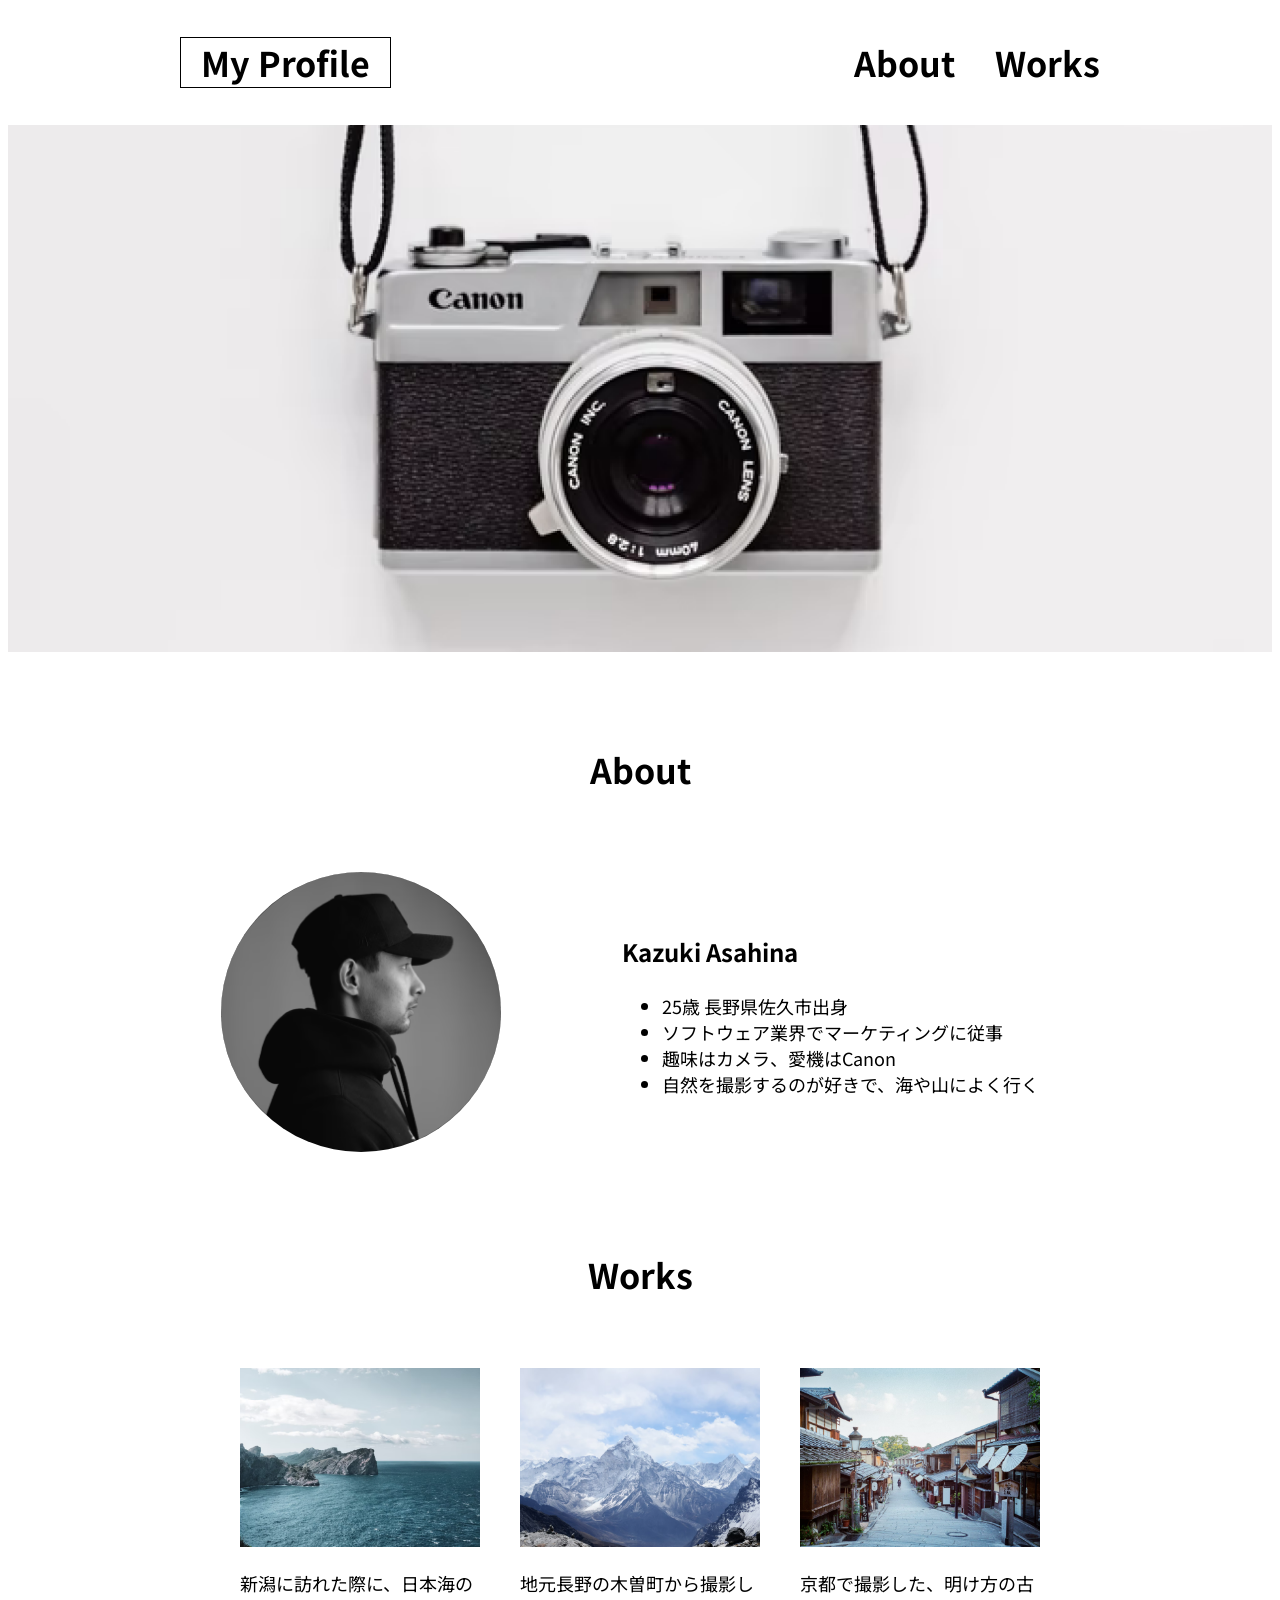
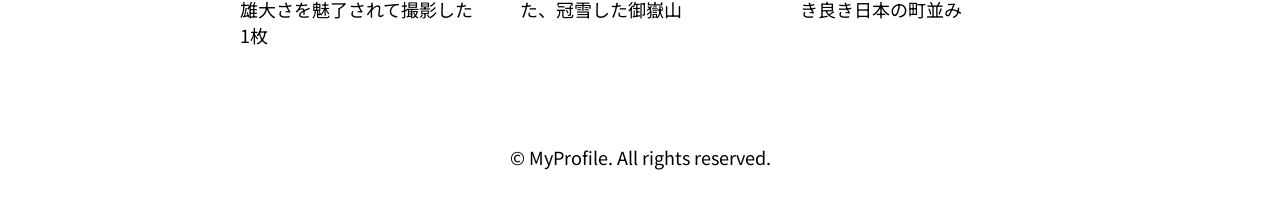
<file: kadai_001/index.html>
<!DOCTYPE html>
<html>
  <head>
    <meta charset="UTF-8">
    <meta name="viewport" content="width=device-width, initial-scale=1.0">
    <meta name="description" content="Kazuki Asahinaの自己紹介と趣味のカメラで撮影した写真を掲載しているサイトです。">
    <title>MyProfile</title>
    <link rel="stylesheet" href="css/style.css">
    <link rel="preconnect" href="https://fonts.googleapis.com">
    <link rel="preconnect" href="https://fonts.gstatic.com" crossorigin>
    <link href="https://fonts.googleapis.com/css2?family=Noto+Sans+JP&display=swap" rel="stylesheet">
  </head>

  <body>
    <header>
      <div class="header">
        <h1>
          <a href="index.html" class="home">My Profile</a>
        </h1>
        
        <nav>
          <ul class="menu">
            <li><a href="#about">About</a></li>
            <li><a href="#works">Works</a></li>
          </ul>
        </nav>
      </div>
    </header>
    
    <main>
      <article>

        <div>
          <img src="image/main.png" alt="CanonのCamera" class="mainpic">
        </div>

        <section class="about">
          <h2 id="about">About</h2>
          <div class="about2">
            <img src="image/about.png" alt="Kazuki Asahina" class="circle">
            <div class="content">
              <p class="name">Kazuki Asahina</p>
              <ul>
                <li>25歳 長野県佐久市出身</li>
                <li>ソフトウェア業界でマーケティングに従事</li>
                <li>趣味はカメラ、愛機はCanon</li>
                <li>自然を撮影するのが好きで、海や山によく行く</li>
              </ul>
            </div>

          </div>
        </section>

        <section class="works">
          <h2 id="works">Works</h2>
          <div class="works2">
            <div class="item">
              <img src="image/works1.png" alt="日本海">
              <p>新潟に訪れた際に、日本海の雄大さを魅了されて撮影した1枚</p>
            </div>

            <div class="item">
              <img src="image/works2.png" alt="冠雪した御嶽山">
              <p>地元長野の木曽町から撮影した、冠雪した御嶽山</p>
            </div>

            <div class="item">
              <img src="image/works3.png" alt="京都の街並み">
              <p>京都で撮影した、明け方の古き良き日本の町並み</p>
            </div>
            
          </div>
        </section>
      </article>
    </main>

    <footer>
      <p>&copy; MyProfile. All rights reserved.</p>
    </footer>
  </body>
</html>
</file>
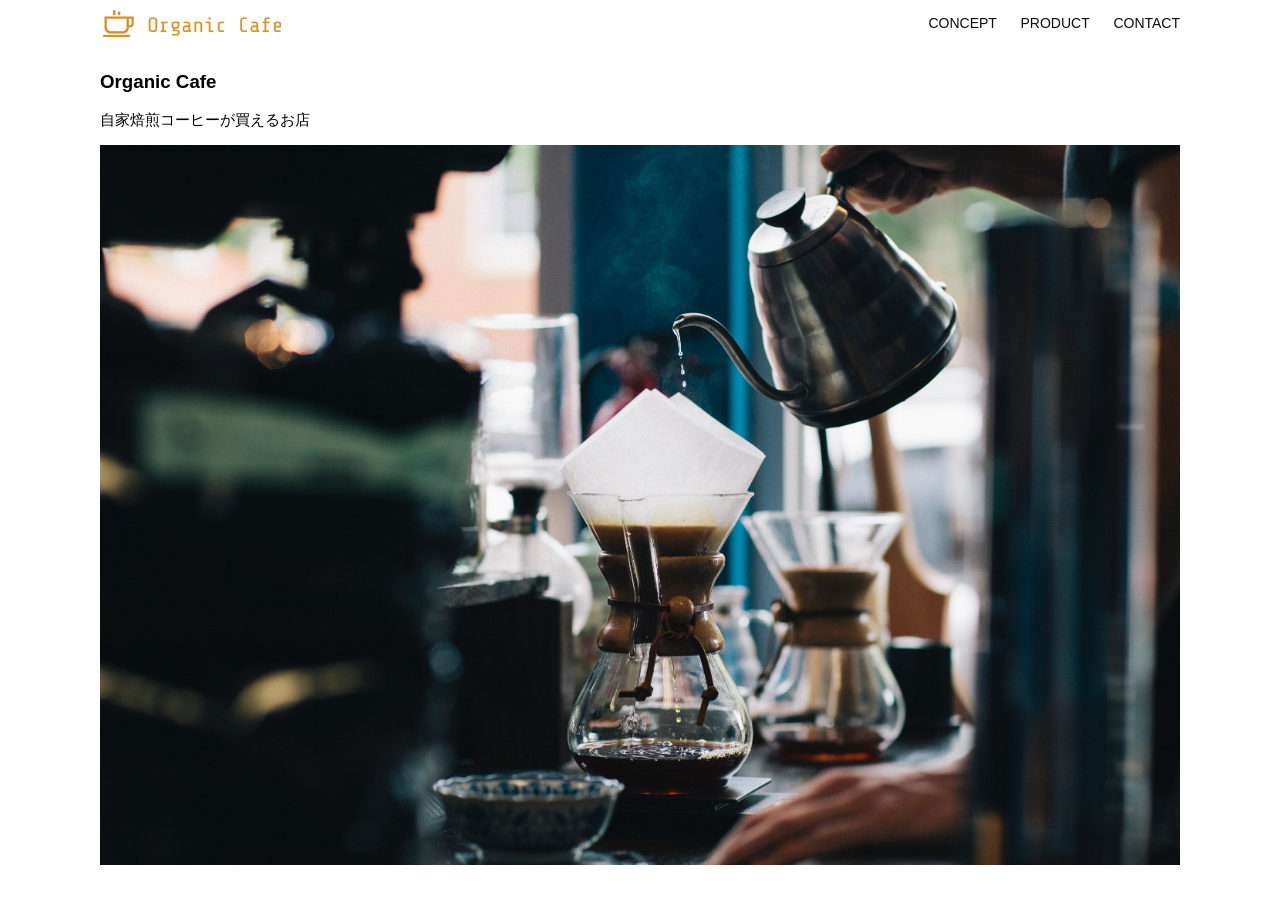
<file: kadai_013/index.html>
<!DOCTYPE html>
<html>
  <head>
    <title>Organic Cafe</title>
    <meta charset="UTF-8" />
    <meta name="description" content="自家焙煎のコーヒーがお家で楽しめるOrganic Cafe"/>
    <meta name="viewport" content="width=device-width, initial-scale=1.0" />
    <link rel="stylesheet" href="style.css" />
  </head>
  <body>
    <!-- ヘッダー -->
    <header>
      <!-- ロゴ -->
      <a href="index.html" id="logo"><img src="images/logo.png" alt="トップページに戻る"/></a>

      <!-- PC用ナビゲーション -->
      <nav id="nav-pc">
        <a href="index.html#concept">CONCEPT</a>
        <a href="index.html#product">PRODUCT</a>
        <a href="index.html#contact">CONTACT</a>
      </nav>

          <!-- スマホ用メニューボタン -->
    <img id="menu-sp" src="images/button-menu.png" alt="ナビゲーションを開く" onclick="document.getElementById('nav-sp').style.display = 'block'">

     <!-- スマホ用ナビゲーション -->
     <nav id="nav-sp">
       <ul>
         <li>
           <img id="close" src="images/button-close.png" alt="ナビゲーションを閉じる" onclick="document.getElementById('nav-sp').style.display = 'none'">
         </li>
         <li>
           <a id="logo-sp" href="index.html" onclick="document.getElementById('nav-sp').style.display = 'none'">
             <img src="images/logo-sp.png" alt="トップページに戻る">
           </a>
         </li>
         <li>
           <a class="menu" href="index.html#concept" onclick="document.getElementById('nav-sp').style.display = 'none'">CONCEPT</a>
         </li>
         <li>
           <a class="menu" href="index.html#product" onclick="document.getElementById('nav-sp').style.display = 'none'">PRODUCT</a>
         </li>
         <li><a class="menu" href="index.html#contact" onclick="document.getElementById('nav-sp').style.display = 'none'">CONTACT</a>
         </li>
       </ul>
     </nav>
    </header>

    <main>
      <article>
        <!-- メインビジュアル -->
        <section id="main-visual">
          <div id="main-message">
            <h1>Organic Cafe</h1>
            <p>自家焙煎コーヒーが買えるお店</p>
          </div>
          <img src="images/main-image.jpg" alt="コーヒーをハンドドリップで淹れる画像"/>
        </section>
      </article>
    </main>
  </body>
</html>
</file>
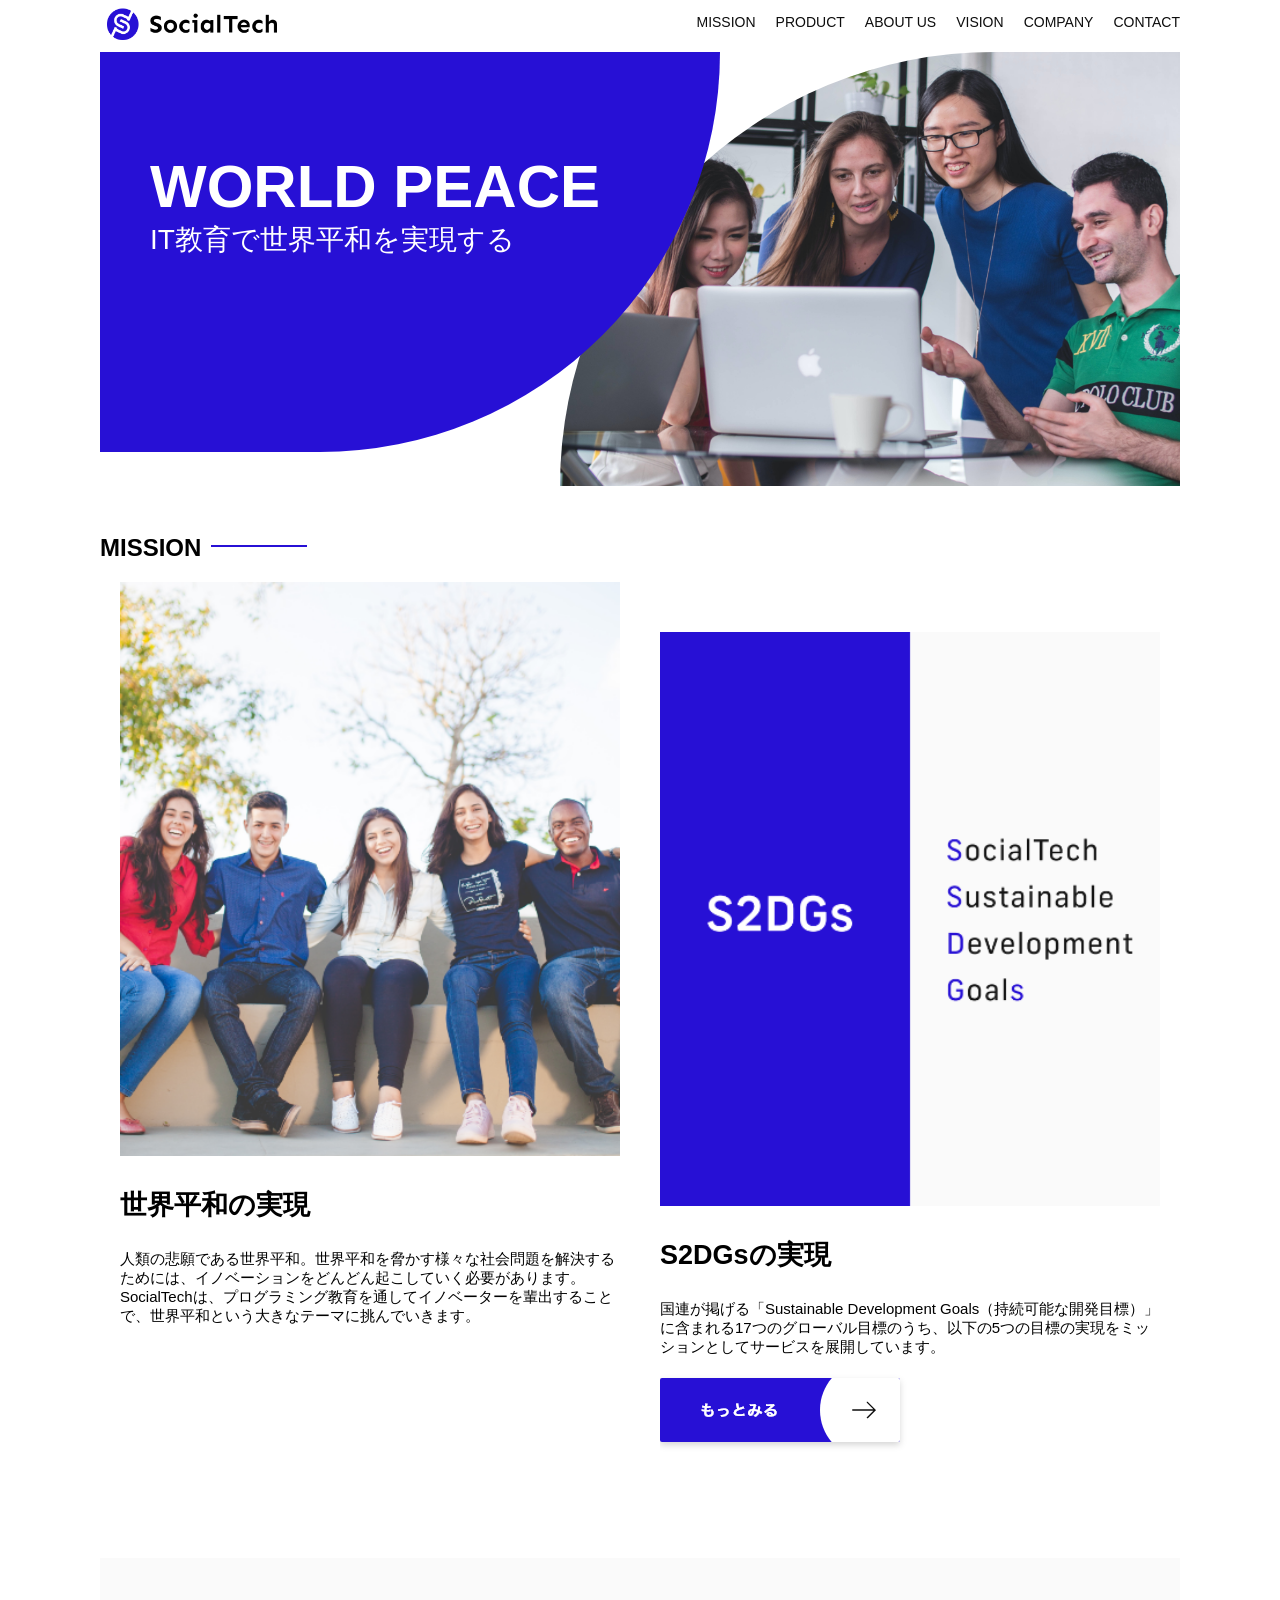
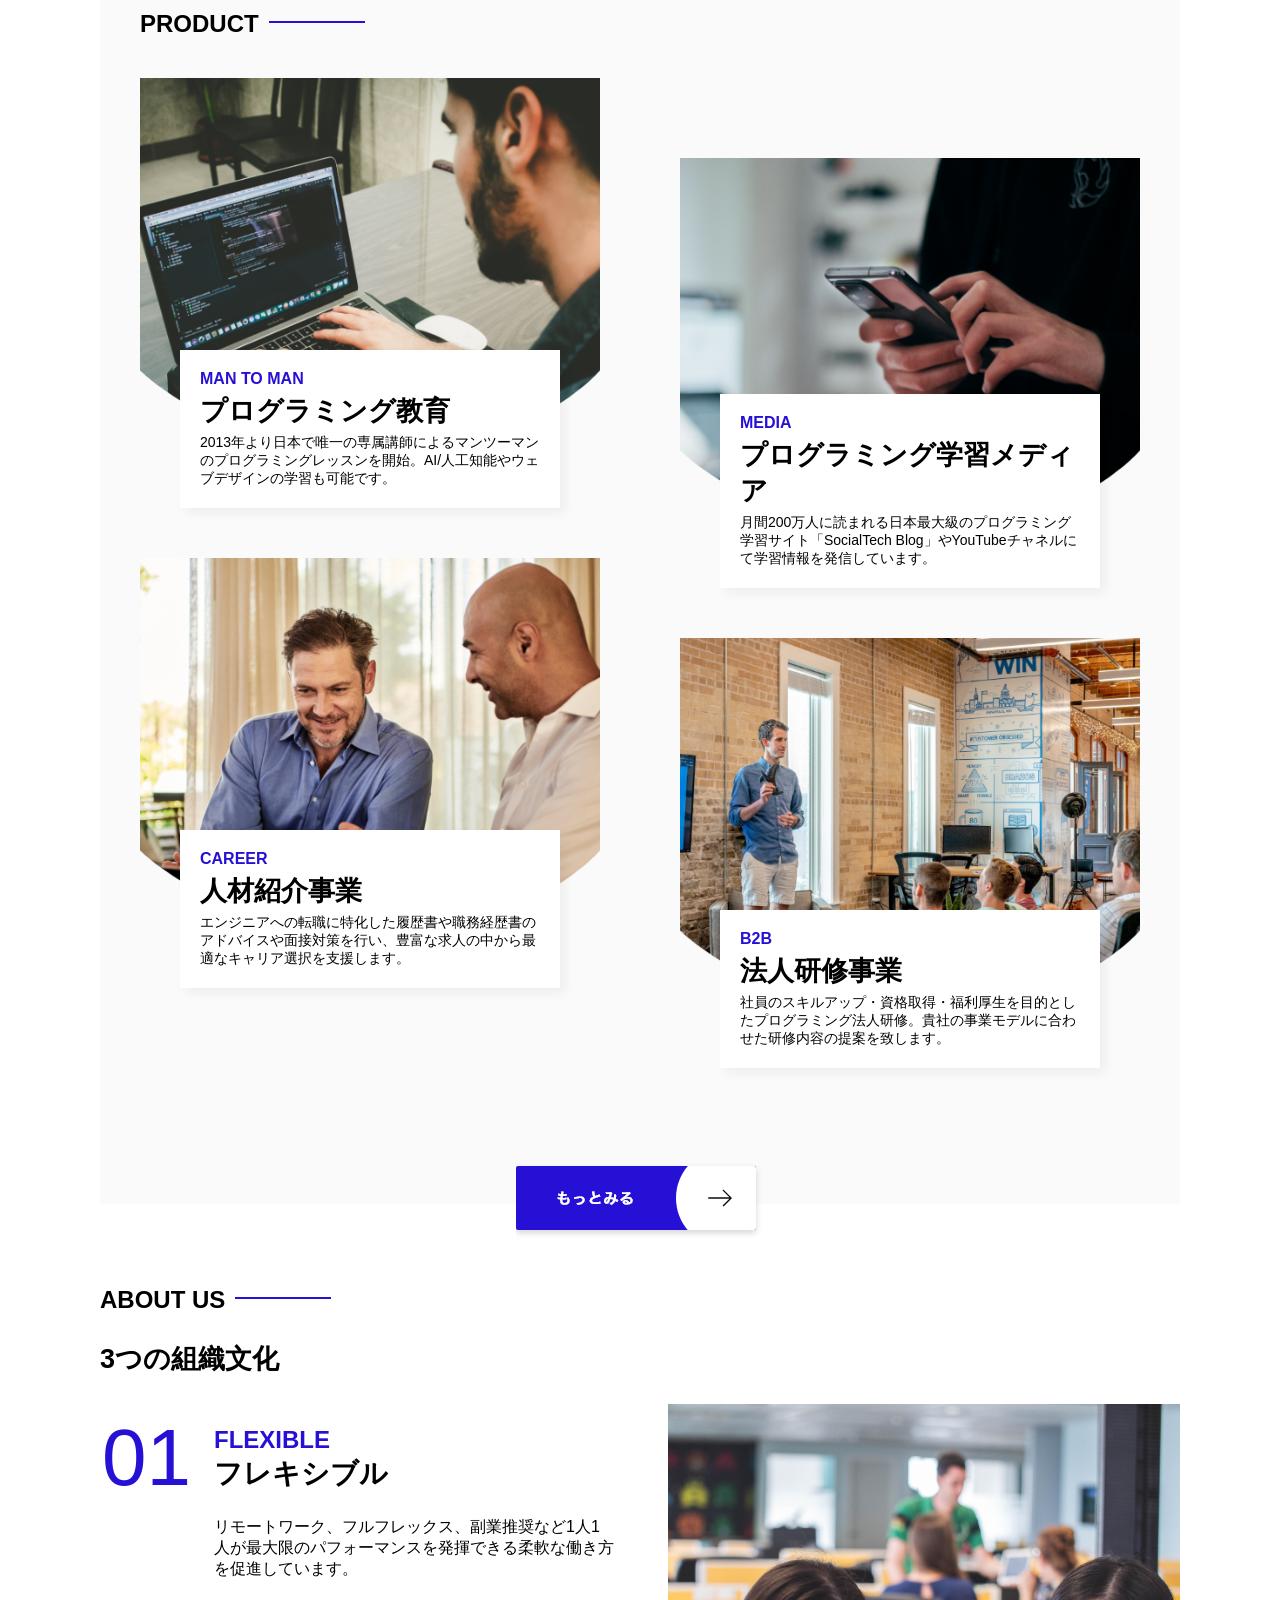
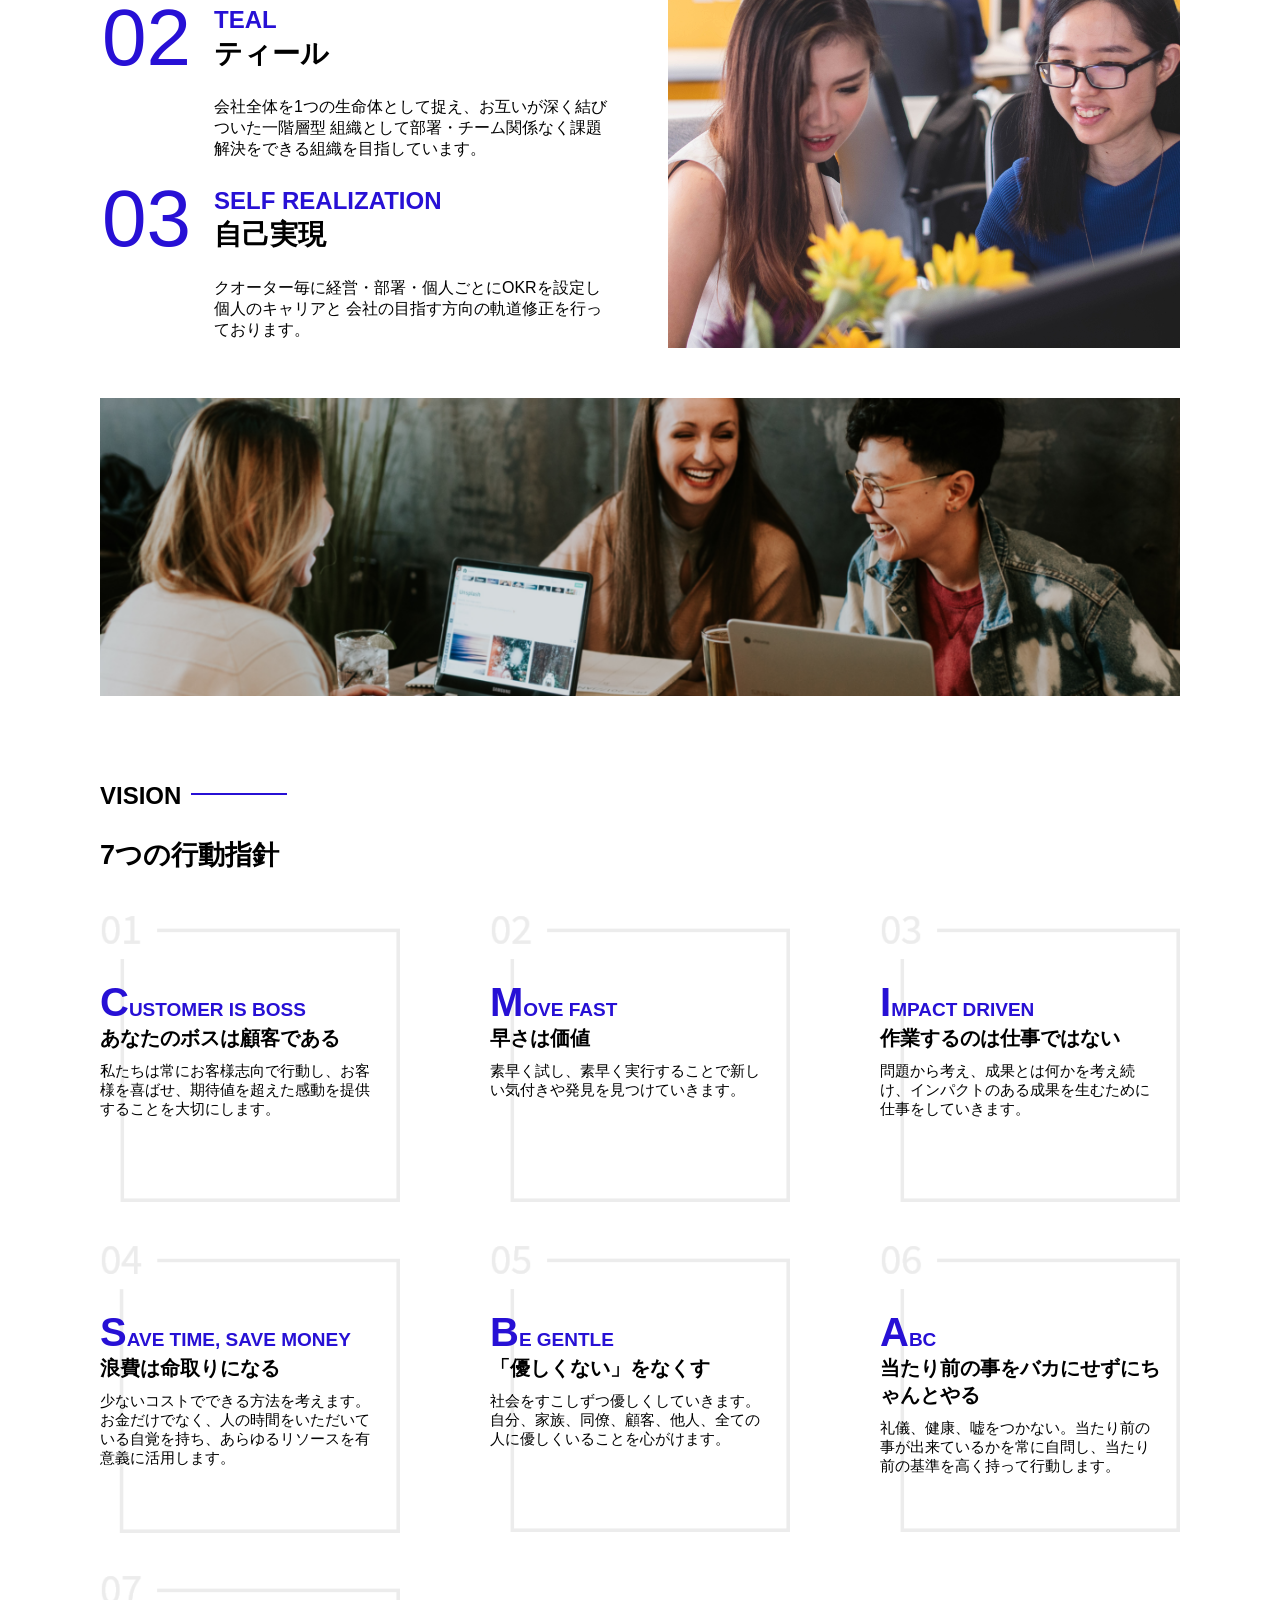
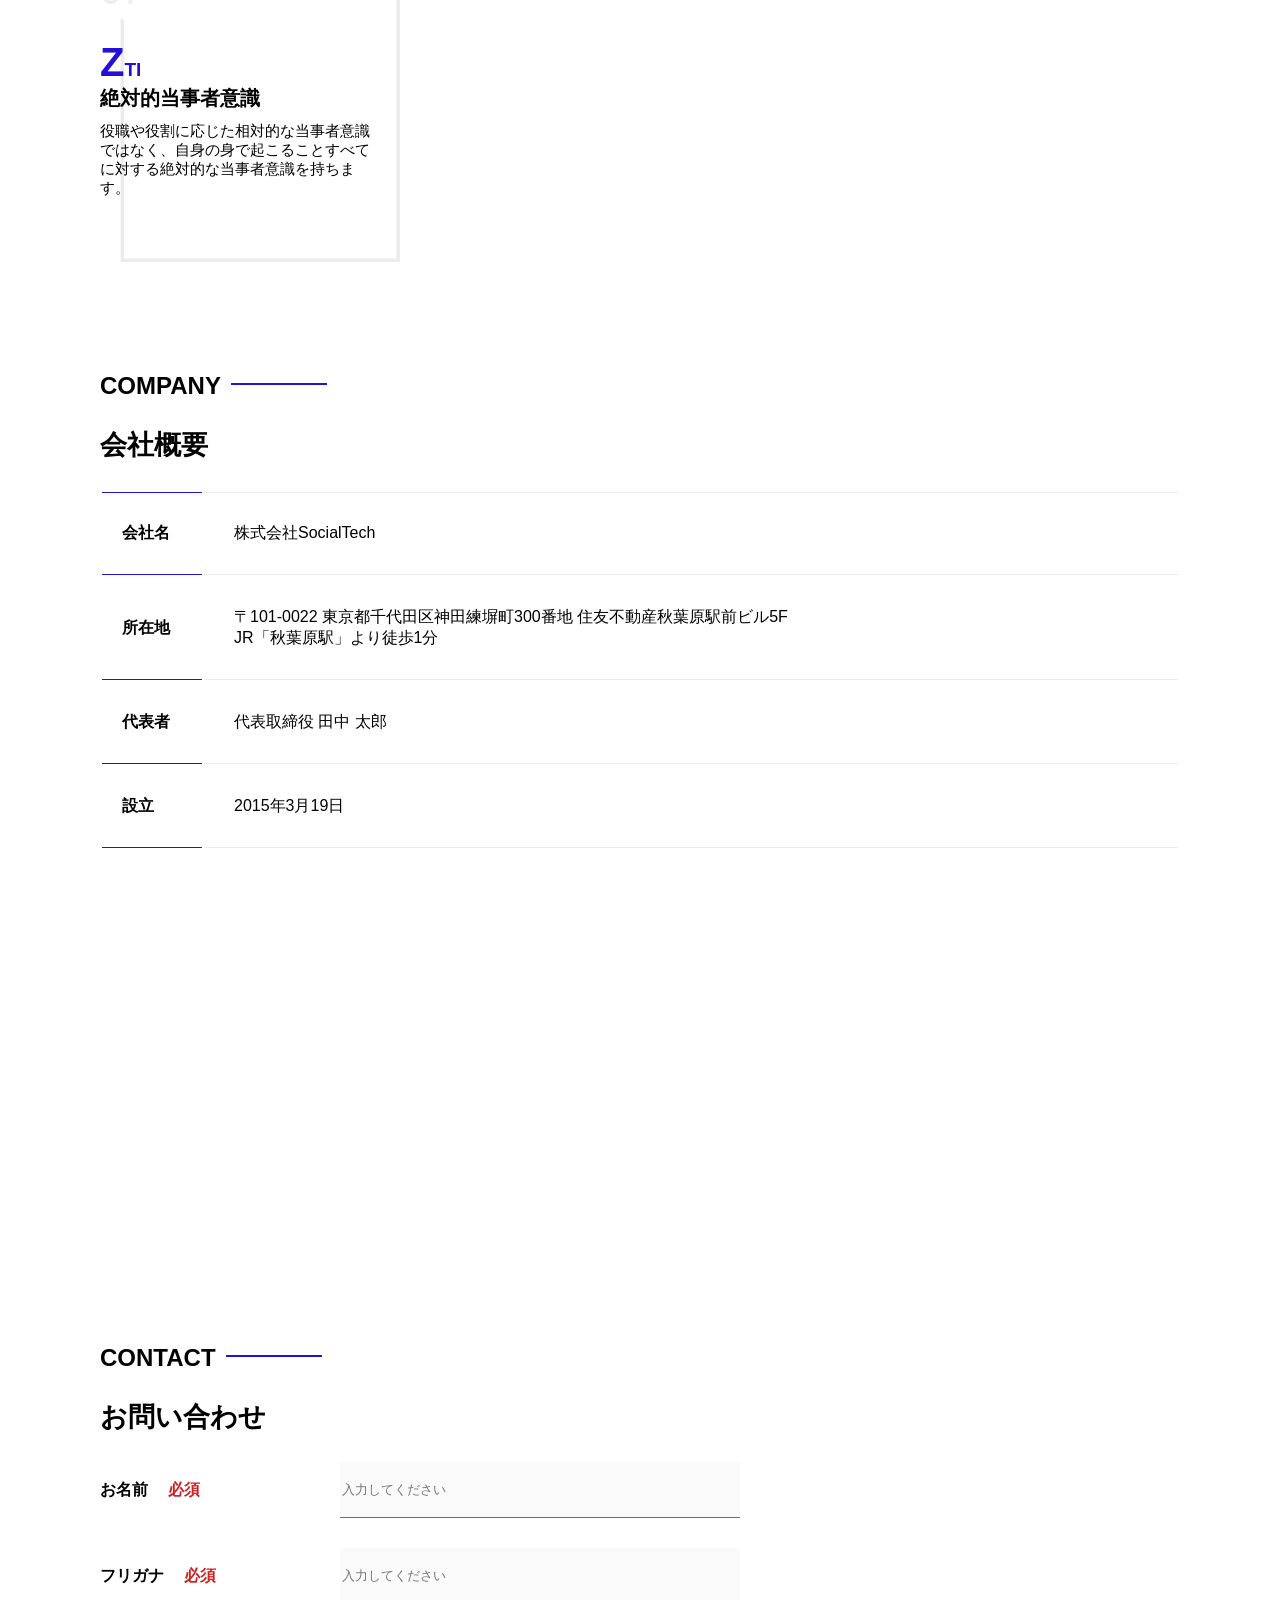
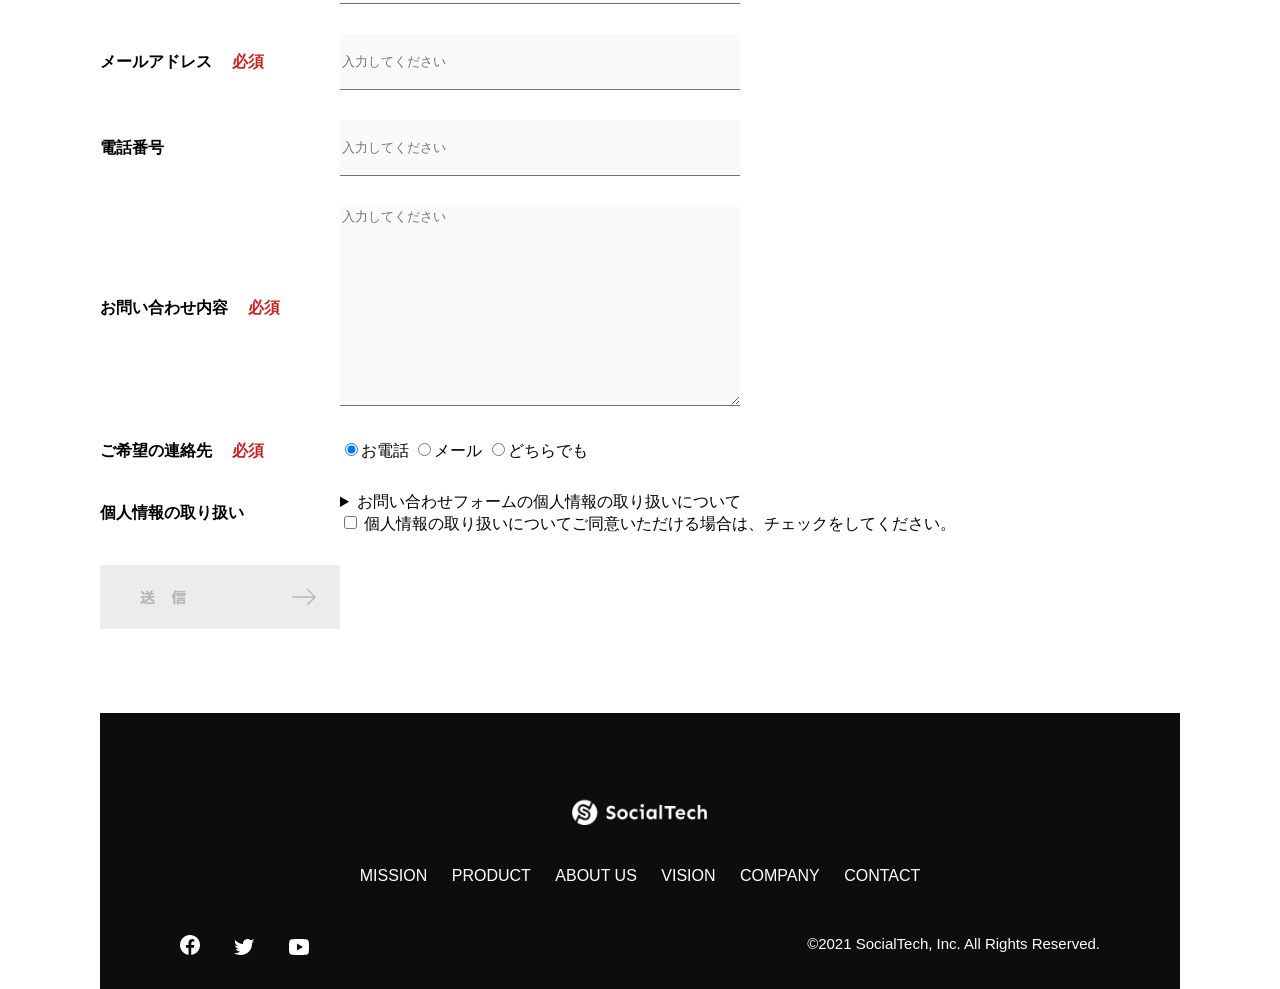
<file: socialtech/index.html>
<!DOCTYPE html>
<html>
  <head>
    <title>SocialTech</title>
    <meta charset="utf-8">
    <meta name="description" content="SocialTechはEdTech業界のリーディングカンパニーを目指します。">
    <meta name="viewport" content="width=device-width, initial-scale=1.0">
    <link rel="stylesheet" href="style.css">
  </head>

  <body>
    <!-- ヘッダー -->
    <header>
      <!-- ロゴ -->
      <a href="index.html" id="logo">
        <img src="images/logo.png" alt="トップページに戻る">
      </a>

      <!-- PC用ナビゲーション -->
      <nav id="nav-pc">
        <ul>
          <li><a href="mission.html">MISSION</a></li>
          <li><a href="product.html">PRODUCT</a></li>
          <li><a href="index.html#aboutus">ABOUT US</a></li>
          <li><a href="index.html#vision">VISION</a></li>
          <li><a href="index.html#company">COMPANY</a></li>
          <li><a href="index.html#contact">CONTACT</a></li>
        </ul>
      </nav>

      <!-- スマホ用メニューボタン -->
      <button id="menu-sp" onclick="document.getElementById('nav-sp').style.display = 'block'">
        <img src="images/button-menu.png" alt="ナビゲーションを開く">
      </button>

      <!-- スマホ用ナビゲーション -->
      <div id="nav-sp">
        <button id="close" onclick="document.getElementById('nav-sp').style.display = 'none'">
          <img src="images/button-close.png" alt="ナビゲーションを閉じる">
        </button>

        <nav>
          <ul>
            <li>
              <a id="logo-sp" href="index.html" onclick="document.getElementById('nav-sp').style.display = 'none'"><img src="images/logo-sp.png" alt="トップページに戻る"></a>
            </li>
            <li><a class="menu" href="mission.html" onclick="document.getElementById('nav-sp').style.display = 'none'">MISSION</a></li>
            <li><a class="menu" href="product.html" onclick="document.getElementById('nav-sp').style.display = 'none'">PRODUCT</a></li>
            <li><a class="menu" href="index.html#aboutus" onclick="document.getElementById('nav-sp').style.display = 'none'">ABOUT US</a></li>
            <li><a class="menu" href="index.html#vision" onclick="document.getElementById('nav-sp').style.display = 'none'">VISION</a></li>
            <li><a class="menu" href="index.html#company" onclick="document.getElementById('nav-sp').style.display = 'none'">COMPANY</a></li>
            <li><a class="menu" href="index.html#contact" onclick="document.getElementById('nav-sp').style.display = 'none'">CONTACT</a></li>
          </ul>
        </nav>
        <div id="sns">
          <a href="https://www.facebook.com/sejuku2013">
            <img src="images/button-facebook.png" alt="Facebookのリンク">
          </a>
          <a href="https://twitter.com/samuraijuku">
            <img src="images/button-twitter.png" alt="Twitterのリンク">
          </a>
          <a href="https://www.youtube.com/channel/UCCFOQO5aDK0xXam4cUQXT8g">
            <img src="images/button-youtube.png" alt="YouTubeのリンク">
          </a>
        </div>
      </div>
    </header>

    <main>
      <article>
        <!-- メインビジュアル -->
        <section id="main-visual">
          <div id="main-message">
            <h1>WORLD PEACE</h1>
            <p>IT教育で世界平和を実現する</p>
          </div>
          <img src="images/index/index-main.png" alt="PCの周りに集まる多国籍の仲間たち">
        </section>

        <!-- ミッション -->
        <section id="mission">
          <h2 class="index-h2">MISSION</h2>
          <div id="mission-flex">
            <div>
              <img id="mission-photo" src="images/index/index-mission.png" alt="屋外のベンチで写真を撮影する多国籍の仲間たち">
              <h3>世界平和の実現</h3>
              <p>人類の悲願である世界平和。世界平和を脅かす様々な社会問題を解決するためには、イノベーションをどんどん起こしていく必要があります。SocialTechは、プログラミング教育を通してイノベーターを輩出することで、世界平和という大きなテーマに挑んでいきます。</p>
            </div>
            <div>
              <img id="s2dgs" src="images/index/s2dgs.png" alt="S2DGs">
              <h3>S2DGsの実現</h3>
              <p>国連が掲げる「Sustainable Development Goals（持続可能な開発目標）」に含まれる17つのグローバル目標のうち、以下の5つの目標の実現をミッションとしてサービスを展開しています。</p>
              <a href="mission.html">
                <img src="images/button-more.png" alt="もっとみる">
              </a>
            </div>
          </div>
        </section>

        <!-- プロダクト -->
        <section id="product">
          <h2 class="index-h2">PRODUCT</h2>
          <div class="product-flex">
            <div id="product-left">
              <div>
                <img class="product-photo" src="images/index/index-mantoman.png" alt="PCでコードを書く男性">
                <div class="product-explain">
                  <span>MAN TO MAN</span>
                  <h3>プログラミング教育</h3>
                  <p>2013年より日本で唯一の専属講師によるマンツーマンのプログラミングレッスンを開始。AI/人工知能やウェブデザインの学習も可能です。</p>
                </div>
              </div>
              <div>
                <img class="product-photo" src="images/index/index-career.png" alt="笑顔で話し合う2人の男性">
                <div class="product-explain">
                  <span>CAREER</span>
                  <h3>人材紹介事業</h3>
                  <p>エンジニアへの転職に特化した履歴書や職務経歴書のアドバイスや面接対策を行い、豊富な求人の中から最適なキャリア選択を支援します。</p>
                </div>
              </div>
            </div>
            <div id="product-right">
              <div>
                <img class="product-photo" src="images/index/index-media.png" alt="スマートフォンを操作する人">
                <div class="product-explain">
                  <span>MEDIA</span>
                  <h3>プログラミング学習メディア</h3>
                  <p>月間200万人に読まれる日本最大級のプログラミング学習サイト「SocialTech Blog」やYouTubeチャネルにて学習情報を発信しています。</p>
                </div>
              </div>
              <div>
                <img class="product-photo" src="images/index/index-b2b.png" alt="講演中の男性とそれを聴く人々">
                <div class="product-explain">
                  <span>B2B</span>
                  <h3>法人研修事業</h3>
                  <p>社員のスキルアップ・資格取得・福利厚生を目的としたプログラミング法人研修。貴社の事業モデルに合わせた研修内容の提案を致します。</p>
                </div>
              </div>
            </div>
          </div>
          <div id="product-more">
            <a href="product.html">
              <img src="images/button-more.png" alt="もっとみる">
            </a>
          </div>
        </section>

        <!-- ABOUT US -->
        <section id="aboutus">
          <h2 class="index-h2">ABOUT US</h2>
          <h3>3つの組織文化</h3>
          <div>
            <table class="culture-table">
              <tr>
                <td class="culture-num">01</td>
                <th><span class="culture-en">FLEXIBLE</span><br>フレキシブル</th>
              </tr>
              <tr>
                <td>
                  <!--空のセル-->
                </td>
                <td class="culture-description">リモートワーク、フルフレックス、副業推奨など1人1人が最大限のパフォーマンスを発揮できる柔軟な働き方を促進しています。</td>
              </tr>
              <tr>
                <td class="culture-num">02</td>
                <th><span class="culture-en">TEAL</span><br>ティール</th>
              </tr>
              <tr>
                <td>
                  <!--空のセル-->
                </td>
                <td class="culture-description">会社全体を1つの生命体として捉え、お互いが深く結びついた一階層型 組織として部署・チーム関係なく課題解決をできる組織を目指しています。</td>
              </tr>
              <tr>
                <td class="culture-num">03</td>
                <th><span class="culture-en">SELF REALIZATION</span><br>自己実現</th>
              </tr>
              <tr>
                <td>
                  <!--空のセル-->
                </td>
                <td class="culture-description">クオーター毎に経営・部署・個人ごとにOKRを設定し個人のキャリアと 会社の目指す方向の軌道修正を行っております。</td>
              </tr>
            </table>
            <img class="culture-img" src="images/index/index-aboutus1.png" alt="笑顔で話し合う2人の女性">
          </div>
          <img class="culture-img2" src="images/index/index-aboutus2.png" alt="笑顔で話し合う3人の男女">
        </section>

        <!-- VISION -->
        <section id="vision">
          <h2 class="index-h2">VISION</h2>
          <h3>7つの行動指針</h3>
          <div>
            <div class="vision-box">
              <img src="images/index/vision-01.png" alt="01">
              <div>
                <h4>CUSTOMER IS BOSS</h4>
                <h5>あなたのボスは顧客である</h5>
                <p>私たちは常にお客様志向で行動し、お客様を喜ばせ、期待値を超えた感動を提供することを大切にします。</p>
              </div>
            </div>
            <div class="vision-box">
              <img src="images/index/vision-02.png" alt="02">
              <div>
                <h4>MOVE FAST</h4>
                <h5>早さは価値</h5>
                <p>素早く試し、素早く実行することで新しい気付きや発見を見つけていきます。</p>
              </div>
            </div>
            <div class="vision-box">
              <img src="images/index/vision-03.png" alt="03">
              <div>
                <h4>IMPACT DRIVEN</h4>
                <h5>作業するのは仕事ではない</h5>
                <p>問題から考え、成果とは何かを考え続け、インパクトのある成果を生むために仕事をしていきます。</p>
              </div>
            </div>
            <div class="vision-box">
              <img src="images/index//vision-04.png" alt="04">
              <div>
                <h4>SAVE TIME, SAVE MONEY</h4>
                <h5>浪費は命取りになる</h5>
                <p>少ないコストでできる方法を考えます。お金だけでなく、人の時間をいただいている自覚を持ち、あらゆるリソースを有意義に活用します。</p>
              </div>
            </div>
            <div class="vision-box">
              <img src="images/index/vision-05.png" alt="05">
              <div>
                <h4>BE GENTLE</h4>
                <h5>「優しくない」をなくす</h5>
                <p>社会をすこしずつ優しくしていきます。自分、家族、同僚、顧客、他人、全ての人に優しくいることを心がけます。</p>
              </div>
            </div>
            <div class="vision-box">
              <img src="images/index/vision-06.png" alt="06">
              <div>
                <h4>ABC</h4>
                <h5>当たり前の事をバカにせずにちゃんとやる</h5>
                <p>礼儀、健康、嘘をつかない。当たり前の事が出来ているかを常に自問し、当たり前の基準を高く持って行動します。</p>
              </div>
            </div>
            <div class="vision-box">
              <img src="images/index/vision-07.png" alt="07">
              <div>
                <h4>ZTI</h4>
                <h5>絶対的当事者意識</h5>
                <p>役職や役割に応じた相対的な当事者意識ではなく、自身の身で起こることすべてに対する絶対的な当事者意識を持ちます。</p>
              </div>
            </div>
          </div>
        </section>

        <!-- COMPANY -->
        <section id="company">
          <h2 class="index-h2">COMPANY</h2>
          <h3>会社概要</h3>
          <table id="company-table">
            <tr>
              <th class="tableheader tableheader-first">会社名</th>
              <td class="cell cell-first">株式会社SocialTech</td>
            </tr>
            <tr>
              <th class="tableheader">所在地</th>
              <td class="cell">〒101-0022 東京都千代田区神田練塀町300番地 住友不動産秋葉原駅前ビル5F<br>JR「秋葉原駅」より徒歩1分</td>
            </tr>
            <tr>
              <th class="tableheader">代表者</th>
              <td class="cell">代表取締役 田中 太郎</td>
            </tr>
            <tr>
              <th class="tableheader">設立</th>
              <td class="cell">2015年3月19日</td>
            </tr>
          </table>
          <iframe src="https://www.google.com/maps/embed?pb=!1m18!1m12!1m3!1d3240.0688551336807!2d139.7720776771055!3d35.69992317258124!2m3!1f0!2f0!3f0!3m2!1i1024!2i768!4f13.1!3m3!1m2!1s0x60188fee13660e23%3A0x77137876edf742ac!2z5L2P5Y-L5LiN5YuV55Sj56eL6JGJ5Y6f6aeF5YmN44OT44Or!5e0!3m2!1sja!2sjp!4v1704858013291!5m2!1sja!2sjp" style="border: 0" allowfullscreen="" loading="lazy"></iframe>
        </section>

        <!-- お問い合わせフォーム -->
        <section id="contact">
          <h2 class="index-h2">CONTACT</h2>
          <h3>お問い合わせ</h3>
          <form>
            <div>
              <div class="contact-heading">
                <label class="contact-label">お名前<span class="contact-span">必須</span></label>
              </div>
              <div>
                <input type="text" name="name" placeholder="入力してください" class="contact-textbox">
              </div>
            </div>
            <div>
              <div class="contact-heading">
                <label class="contact-label">フリガナ<span class="contact-span">必須</span></label>
              </div>
              <div>
                <input type="text" name="hurigana" placeholder="入力してください" class="contact-textbox">
              </div>
            </div>
            <div>
              <div class="contact-heading">
                <label class="contact-label">メールアドレス<span class="contact-span">必須</span></label>
              </div>
              <div>
                <input type="text" name="email" placeholder="入力してください" class="contact-textbox">
              </div>
            </div>
            <div>
              <div class="contact-heading">
                <label class="contact-label">電話番号</label>
              </div>
              <div>
                <input type="text" name="tel" placeholder="入力してください" class="contact-textbox">
              </div>
            </div>
            <div>
              <div class="contact-heading">
                <label class="contact-label">お問い合わせ内容<span class="contact-span">必須</span></label>
              </div>
              <div>
                <textarea class="contact-textarea" placeholder="入力してください" name="message"></textarea>
              </div>
            </div>
            <div>
              <div class="contact-heading">
                <label class="contact-label">ご希望の連絡先<span class="contact-span">必須</span></label>
              </div>
              <div><input class="radiobutton" type="radio" value="tel" name="contact" checked><label>お電話</label> <input class="radiobutton" type="radio" value="mail" name="contact"><label>メール</label> <input class="radiobutton" type="radio" value="both" name="contact"><label>どちらでも</label></div>
            </div>
            <div>
              <div class="contact-heading">
                <label class="contact-label">個人情報の取り扱い</label>
              </div>
              <div>
                <details>
                  <summary>お問い合わせフォームの個人情報の取り扱いについて</summary>
                  <div>
                    <dl>
                      <dt>１．組織の名称又は氏名</dt>
                      <dd>株式会社SocialTech</dd>
                      <dt>２．個人情報保護管理者（若しくはその代理人）の氏名又は職名、所属及び連絡先</dt>
                      <dd>
                        <p>鈴木 一郎 コーポレート部</p>
                        <p>メールアドレス：samurai@example.com</p>
                        <p>TEL：03-1234-5678</p>
                      </dd>
                      <dt>３．個人情報の利用目的</dt>
                      <dd>
                        <ul>
                          <li>・本サービス及び本サービスに関連する情報の提供又はそれらに関する連絡のため</li>
                          <li>・ユーザーの本人確認のため</li>
                          <li>・当社サービスのご案内のため</li>
                          <li>・当社の商品等の広告または宣伝（電子メールによるものを含むものとします。）</li>
                        </ul>
                      </dd>
                      <dt>４．個人情報の取り扱い業務の委託</dt>
                      <dd>個人情報の取扱業務の全部または一部を外部に業務委託する場合があります。その際、弊社は、個人情報を適切に保護できる管理体制を敷き実行していることを条件として委託先を厳選したうえで、機密保持契約を委託先と締結し、お客様の個人情報を厳密に管理させます。</dd>
                      <dt>５．個人情報の開示等の請求</dt>
                      <dd>
                        お客様は、弊社に対してご自身の個人情報の開示等（利用目的の通知、開示、内容の訂正・追加・削除、利用の停止または消去、第三者への提供の停止）に関して、当社問合わせ窓口に申し出ることができます。<br>
                        その際、弊社はお客様ご本人を確認させていただいたうえで、合理的な期間内に対応いたします。<br>
                        なお、個人情報に関する弊社問合わせ先は、次の通りです。
                      </dd>
                      <dd>
                        <p>株式会社SocialTech　個人情報問合せ窓口</p>
                        <p>〒150-0043　東京都千代田区神田練塀町300番地 住友不動産秋葉原駅前ビル5F</p>
                        <p>メールアドレス：samurai@example.com　TEL：03-1234-5678</p>
                      </dd>

                      <dt>６．個人情報を提供されることの任意性について</dt>
                      <dd>お客様がご自身の個人情報を弊社に提供されるか否かは、お客様のご判断によりますが、もしご提供されない場合には、適切なサービスが提供できない場合がありますので予めご了承ください。</dd>
                    </dl>
                  </div>
                </details>
                <input type="checkbox" name="agree">
                <span>個人情報の取り扱いについてご同意いただける場合は、チェックをしてください。</span>
              </div>
            </div>
            <input type="image" src="images/button-submit.png" alt="送信する">
          </form>
        </section>
      </article>
    </main>

    <footer>
      <div id="footer-logo">
        <img src="images/logo-sp.png" alt="SocialTech">
      </div>
      <div id="footer-link">
        <a href="mission.html">MISSION</a>
        <a href="product.html">PRODUCT</a>
        <a href="index.html#aboutus">ABOUT US</a>
        <a href="index.html#vision">VISION</a>
        <a href="index.html#company">COMPANY</a>
        <a href="index.html#contact">CONTACT</a>
      </div>
      <div id="sns-footer">
        <div class="sns-btns">
          <a href="https://www.facebook.com/sejuku2013"><img src="images/button-facebook.png" alt="Facebookのリンク"></a>
          <a href="https://twitter.com/samuraijuku"><img src="images/button-twitter.png" alt="Twitterのリンク"></a>
          <a href="https://www.youtube.com/channel/UCCFOQO5aDK0xXam4cUQXT8g"><img src="images/button-youtube.png" alt="YouTubeのリンク"></a>
        </div>
        <p id="copyright">&copy;2021 SocialTech, Inc. All Rights Reserved.</p>
      </div>
    </footer>

  </body>
</html>
</file>
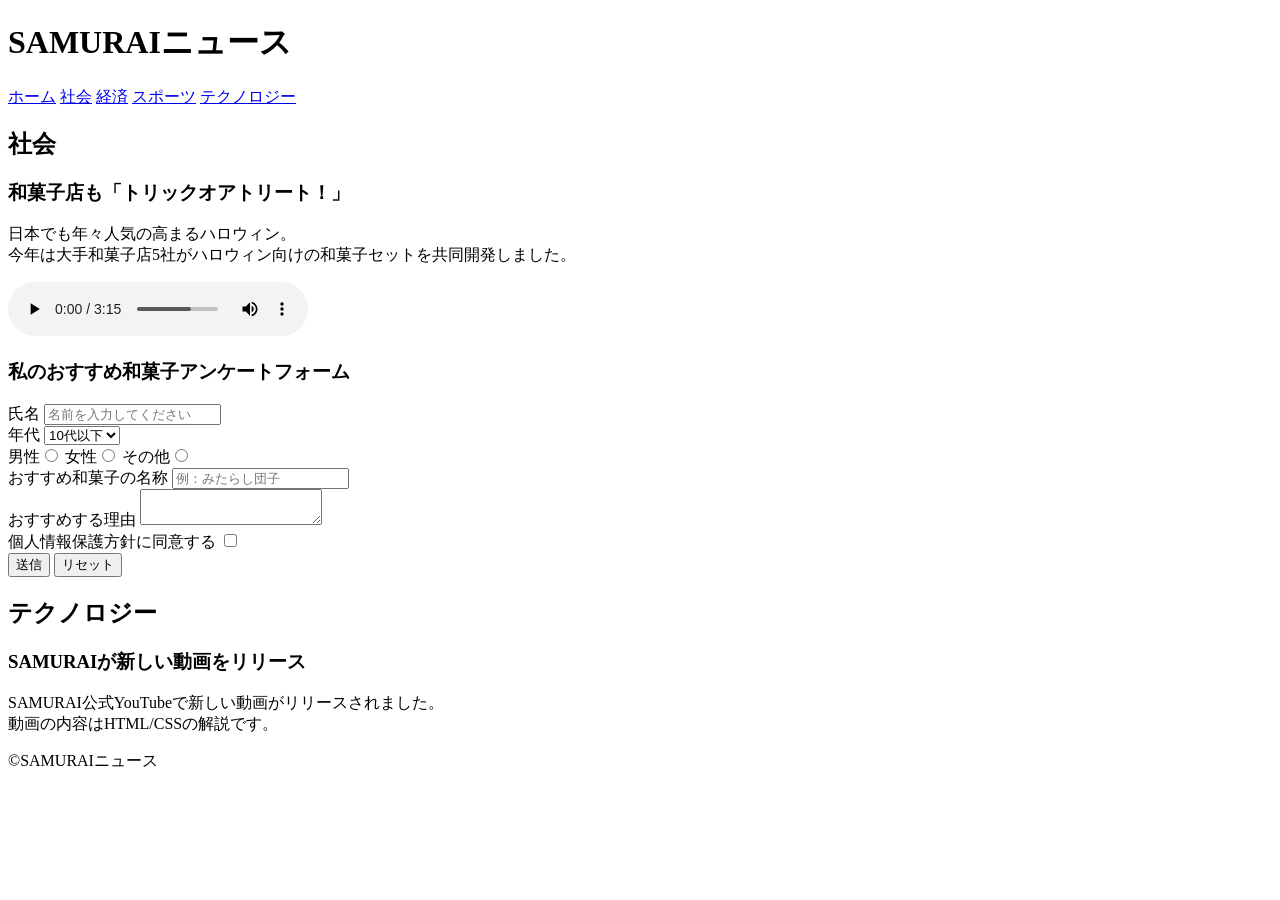
<file: kadai_008/kadai_008.html>
<!DOCTYPE html>
<html>

<head>
    <title>8章課題</title>
    <meta name="description" content="このページは8章の課題です。">
    <meta charset="UTF-8">
</head>

<body>
    <header>
        <h1>SAMURAIニュース</h1>
        <nav>
            <a href="https://www.sejuku.net/">ホーム</a>
            <a href="https://www.sejuku.net/">社会</a>
            <a href="https://www.sejuku.net/">経済</a>
            <a href="https://www.sejuku.net/">スポーツ</a>
            <a href="https://www.sejuku.net/">テクノロジー</a>

        </nav>
    </header>
    <main>
        <article>
            <h2>社会</h2>
            <section>
                <h3>和菓子店も「トリックオアトリート！」</h3>
                <p>日本でも年々人気の高まるハロウィン。<br>今年は大手和菓子店5社がハロウィン向けの和菓子セットを共同開発しました。
                </p>
                <audio src="ichi.mp3" controls></audio>
            </section>
            <section>
                <h3>私のおすすめ和菓子アンケートフォーム</h3>
                <form>
                    <label>氏名</label>
                    <input type="text" placeholder="名前を入力してください">
                    <br>
                    <label>年代</label>
                    <select>
                        <option>10代以下</option>
                        <option>20代</option>
                        <option>30代</option>
                        <option>40代以上</option>

                    </select>
                    <br>
                    <label>男性</label><input type="radio" name="gender">
                    <label>女性</label><input type="radio" name="gender">
                    <label>その他</label><input type="radio" name="gender">
                    <br>
                    <label>おすすめ和菓子の名称</label>
                    <input type="text" placeholder="例：みたらし団子">
                    <br>
                    <label>おすすめする理由</label>
                    <textarea></textarea>
                    <br>
                    <label>個人情報保護方針に同意する</label>
                    <input type="checkbox">
                    <br>
                    <input type="submit" value="送信">
                    <input type="reset" value="リセット">

                </form>
            </section>
        </article>
        <article>
            <h2>テクノロジー</h2>
            <section>
                <h3>SAMURAIが新しい動画をリリース</h3>
                <p>SAMURAI公式YouTubeで新しい動画がリリースされました。<br>動画の内容はHTML/CSSの解説です。</p>
            </section>
        </article>
    </main>
    <footer>
        <p>&copy;SAMURAIニュース</p>
    </footer>
</body>

</html>
</file>
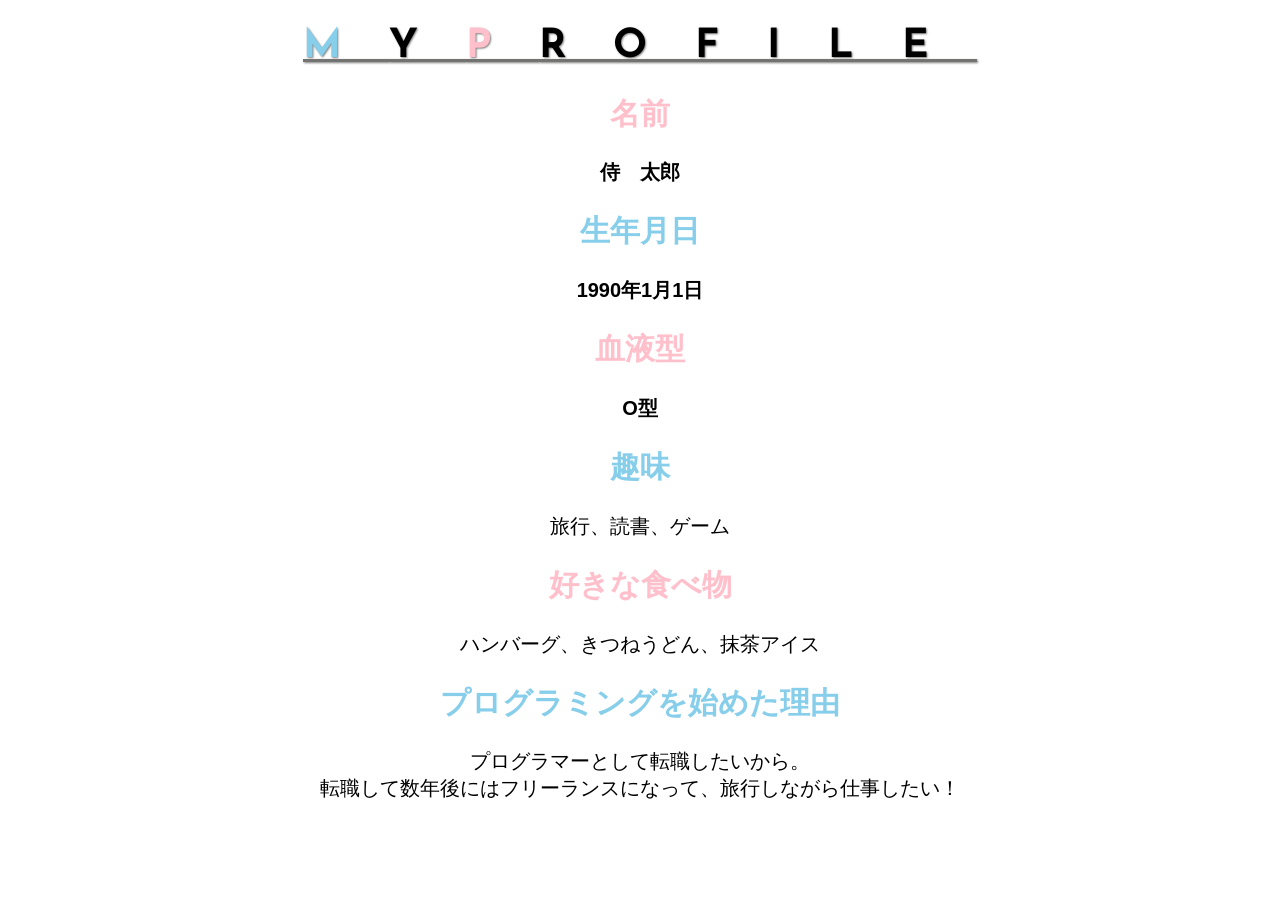
<file: kadai_015/kadai_015.html>
<!DOCTYPE html>
<html>
<head>
  <title>15章課題</title>
  <meta charset="UTF-8">
  <meta name="description" content="このページは15章の課題です。">
  <link rel="stylesheet" href="style.css">
  <link rel="preconnect" href="https://fonts.googleapis.com">
  <link rel="preconnect" href="https://fonts.gstatic.com" crossorigin>
  <link href="https://fonts.googleapis.com/css2?family=Josefin+Sans&display=swap" rel="stylesheet">
</head>
<body>
  <h1><span class="blue">M</span>Y<span class="pink">P</span>ROFILE</h1>
  <div id="basic">
    <h2 class="pink">名前</h2>
    <p>侍　太郎</p>
    <h2 class="blue">生年月日</h2>
    <p>1990年1月1日</p>
    <h2 class="pink">血液型</h2>
    <p>O型</p>
  </div>
  <h2 class="blue">趣味</h2>
  <p>旅行、読書、ゲーム</p>
  <h2 class="pink">好きな食べ物</h2>
  <p>ハンバーグ、きつねうどん、抹茶アイス</p>
  <h2 class="blue">プログラミングを始めた理由</h2>
  <p>プログラマーとして転職したいから。<br>転職して数年後にはフリーランスになって、旅行しながら仕事したい！</p>
</body>
</html>
</file>
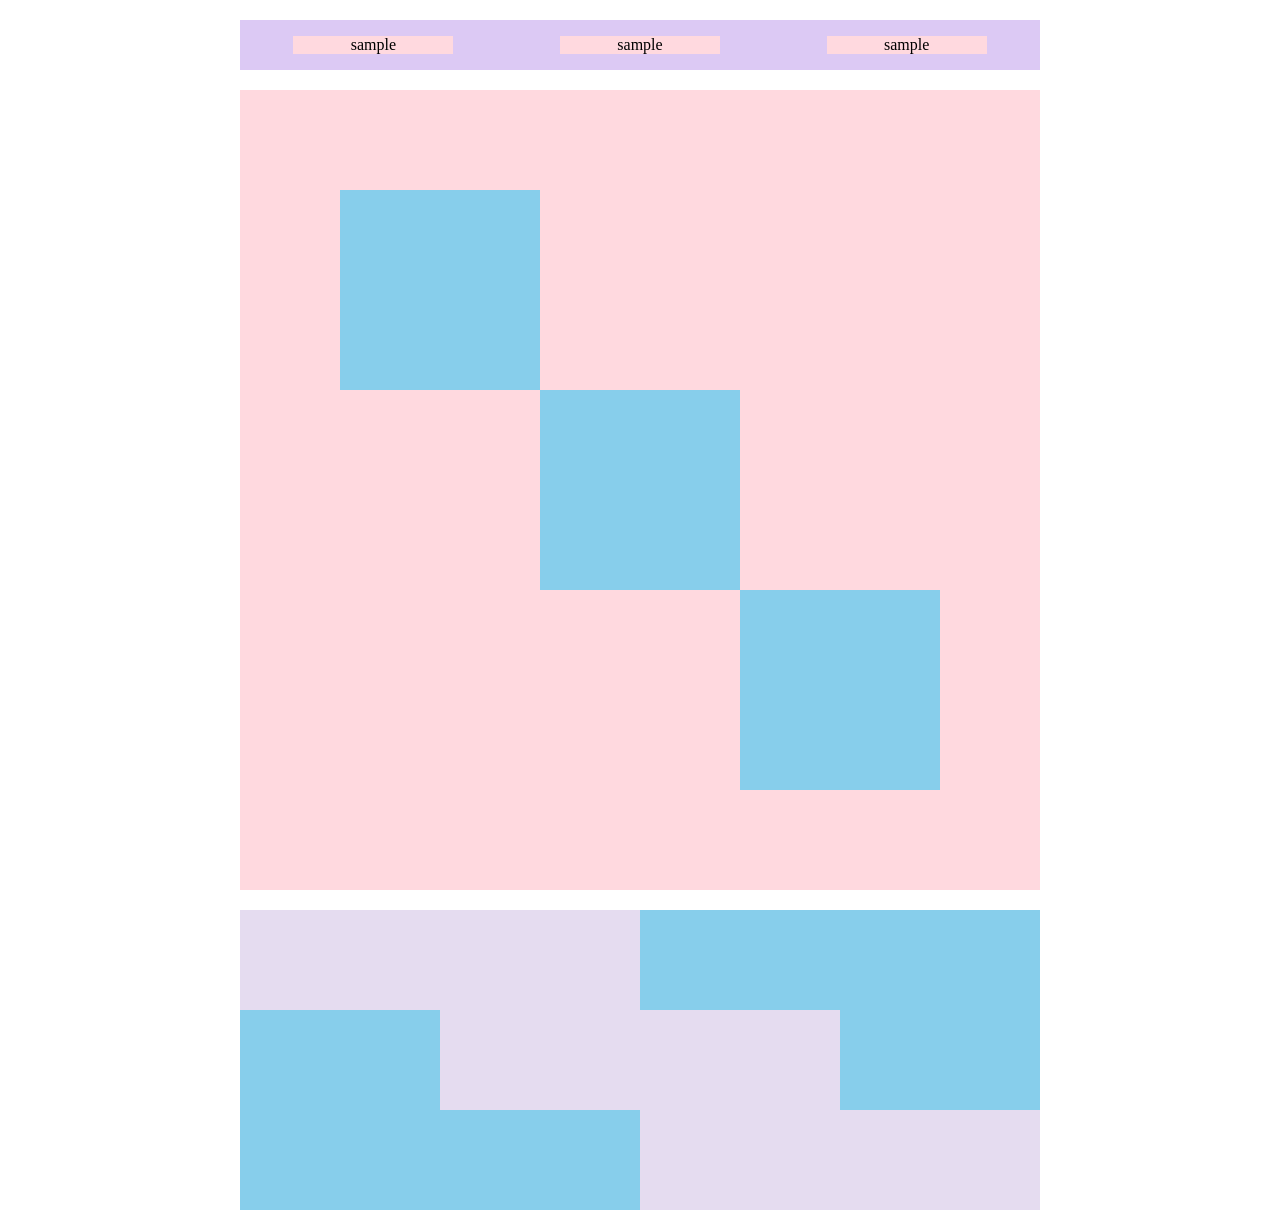
<file: kadai_018/kadai_018.html>
<!DOCTYPE html>
<html>
<head>
  <meta charset="UTF-8">
  <link rel="stylesheet" href="style.css">
  <meta name="description" content="このページは18章の課題です。">
  <title>18章課題</title>
</head>
<body>
  <div id="top">
    <p class="top-child">sample</p>
    <p class="top-child">sample</p>
    <p class="top-child">sample</p>
  </div>
  <div id="middle">
    <div id="middle-child01"></div>
    <div id="middle-child02"></div>
    <div id="middle-child03"></div>
  </div>
  <div id="bottom">
    <div id="bottom-child01"></div>
    <div id="bottom-child02"></div>
    <div id="bottom-child03"></div>
  </div>
</body>
</html>
</file>
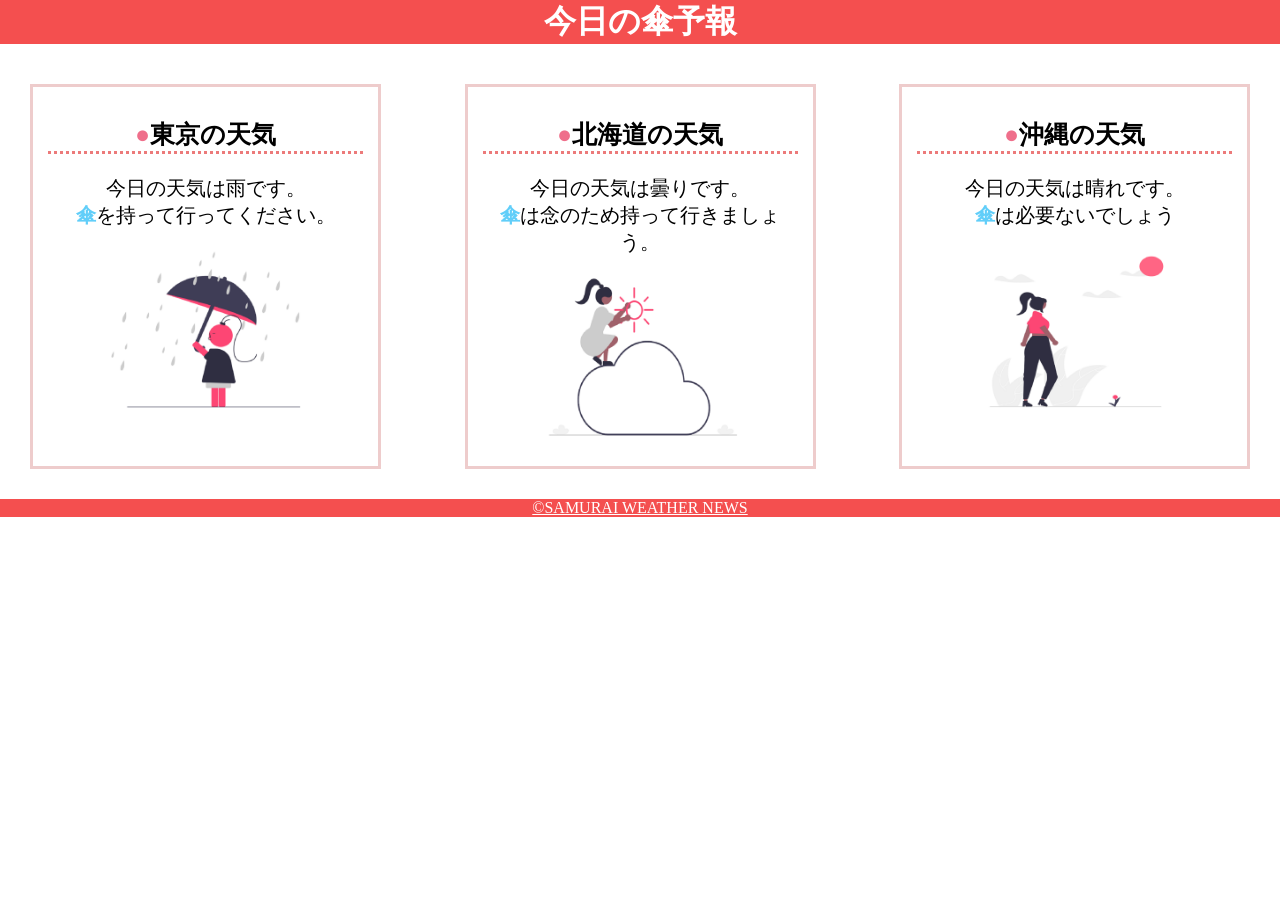
<file: kadai_022/kadai_022.html>
<!DOCTYPE html>
<html>
    <head>
        <meta charset="UTF-8">
        <meta name="viewport" content="width=device-width, initial-scale=1.0">
        <link rel="stylesheet" href="style.css">
        <meta name="description" content="このページは22章の課題です。">
        <title>22章課題</title>
    </head>
    <body>
       
        <header>
            <h1>今日の傘予報</h1>
        </header>  
 
        <main>

            <div id="parent">
                <div class="contents">
                    <h2>東京の天気</h2>
                    <p>今日の天気は雨です。</p>
                    <p>傘を持って行ってください。</p>
                    <img src="rainy.png" alt="雨">
                </div>
 
                <div class="contents">
                    <h2>北海道の天気</h2>
                    <p>今日の天気は曇りです。</p>
                    <p>傘は念のため持って行きましょう。</p>
                    <img src="cloudy.png" alt="曇り">
                </div>
 
                <div class="contents">
                    <h2>沖縄の天気</h2>
                    <p>今日の天気は晴れです。</p>
                    <p>傘は必要ないでしょう</p>
                    <img src="sunny.png" alt="晴れ">
                </div>

            </div>    
 
        </main>
 
        <footer>
            <a href="https://www.sejuku.net/corp/">&copy;SAMURAI WEATHER NEWS</a>
         </footer>
 
    </body>
</html>
</file>
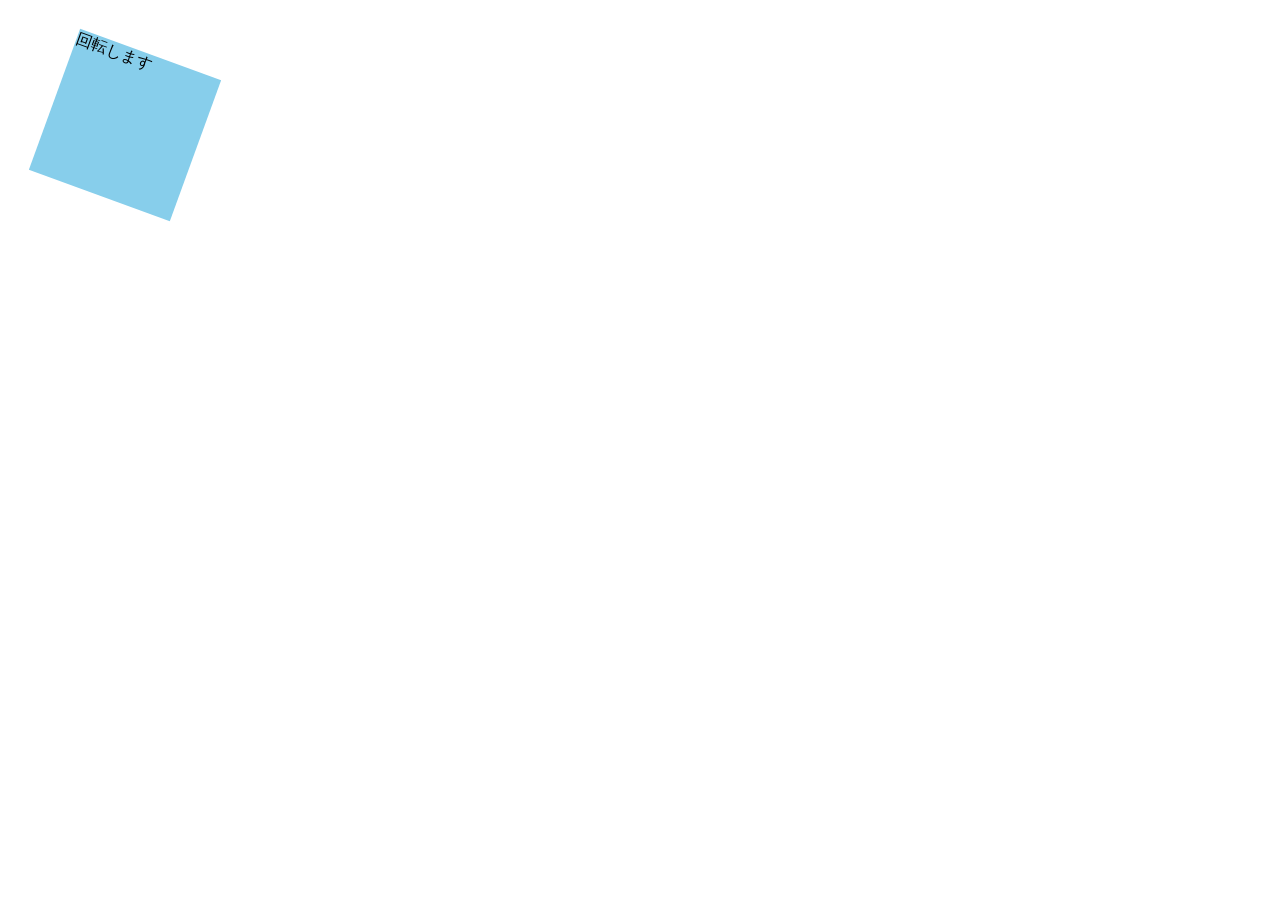
<file: kadai_mdn_css/mdn.html>
<!DOCTYPE html>
<html>

<head>
    <style>
        div {
            position: absolute;
            left: 50px;
            top: 50px;
            width: 150px;
            height: 150px;
            background-color: skyblue;
            transform: rotate(20deg);
        }
    </style>
</head>

<body>
    <div>
        回転します
    </div>

</body>

</html>
</file>
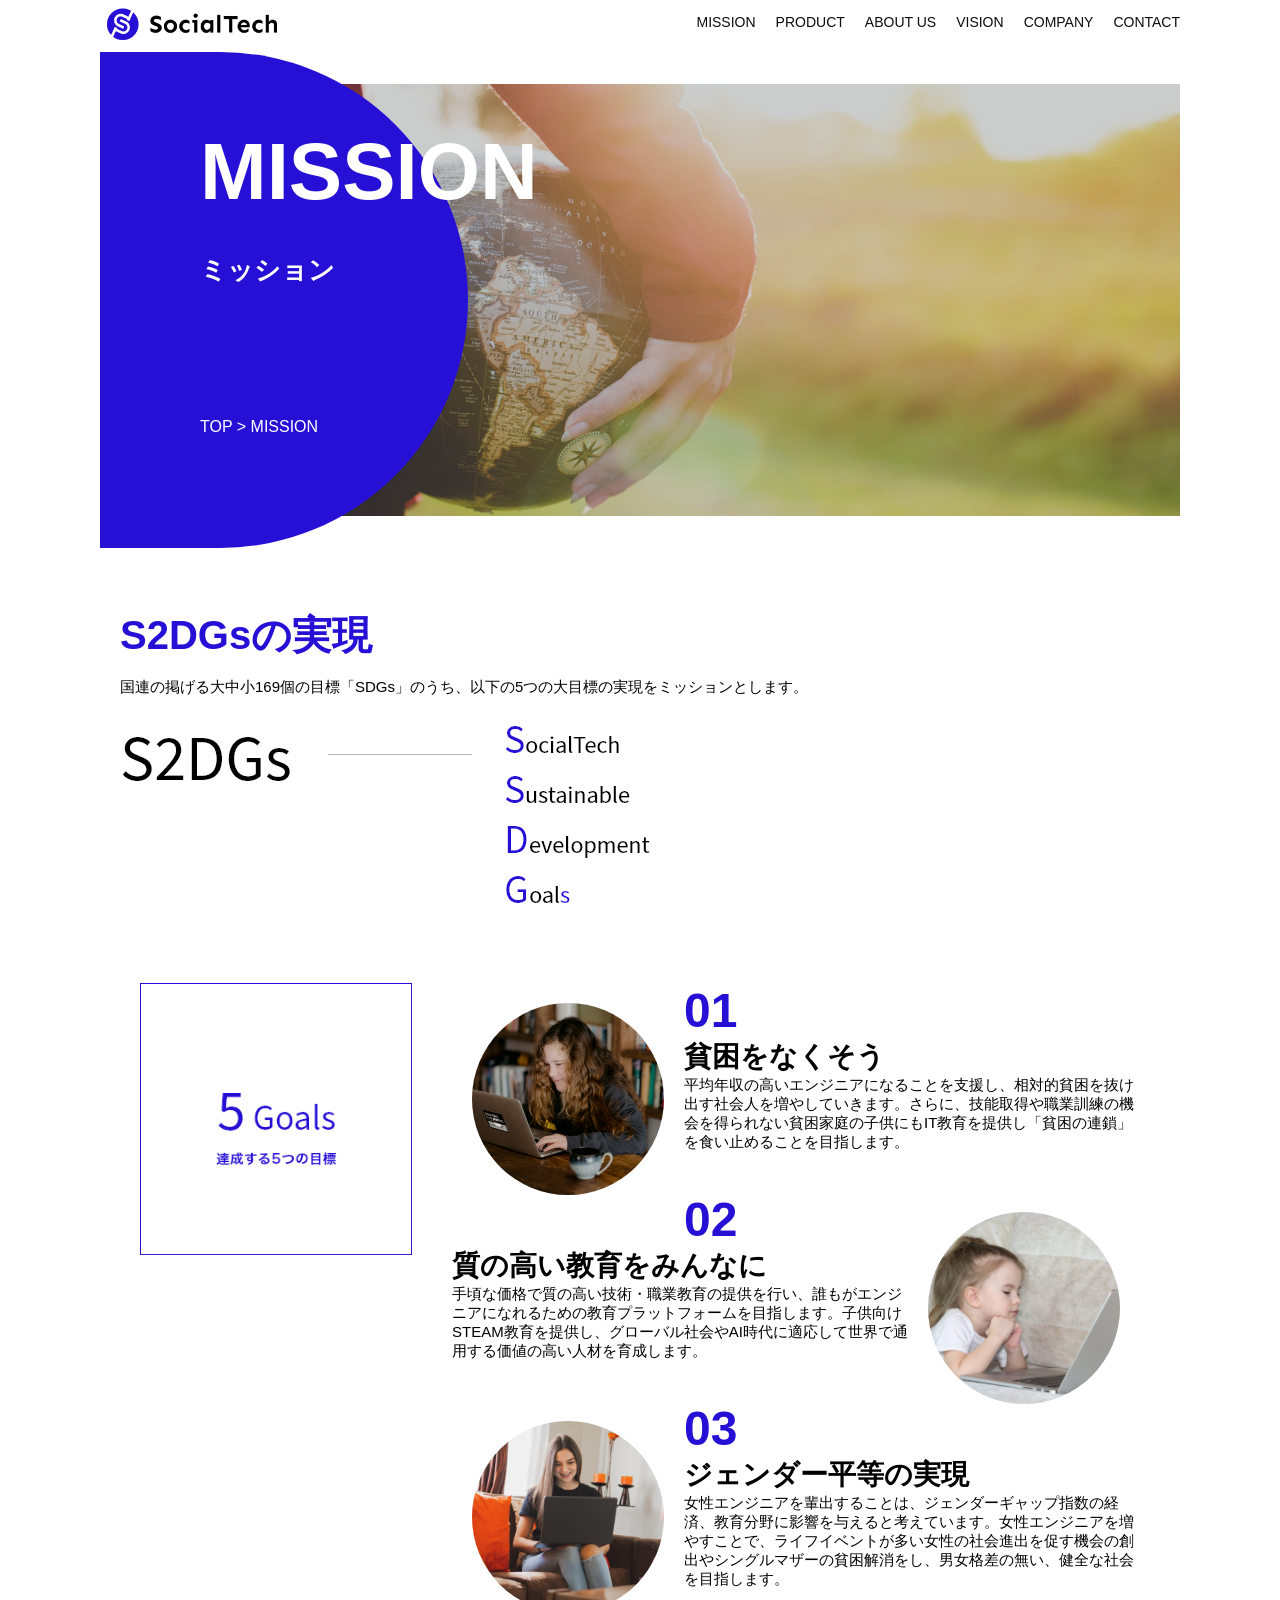
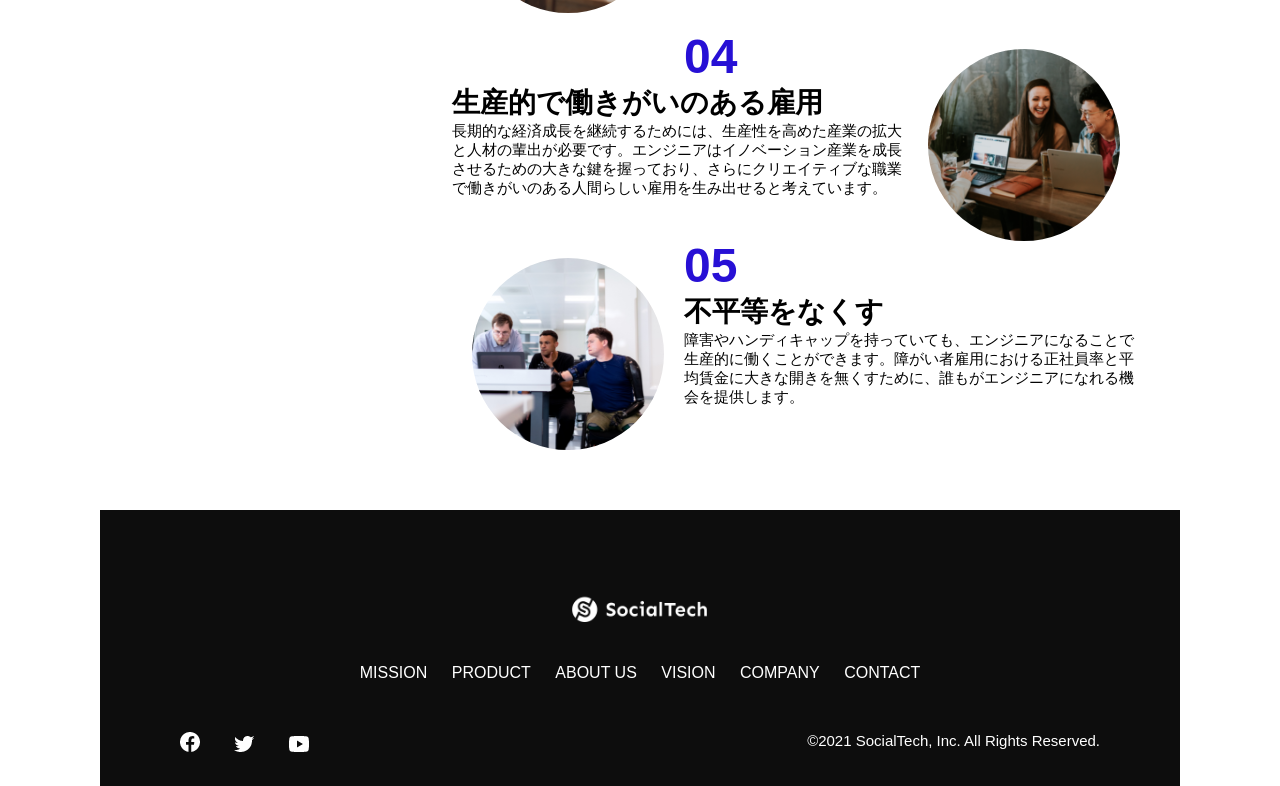
<file: socialtech/mission.html>
<!DOCTYPE html>
<html>
  <head>
    <title>SocialTech - MISSION ミッション -</title>
    <meta charset="utf-8">
    <meta name="description" content="SocialTechが目指す5つの目標（S2DGs）を紹介します">
    <meta name="viewport" content="width=device-width, initial-scale=1.0">
    <link rel="stylesheet" href="style.css">
  </head>

  <body>
    <!-- ヘッダー -->
    <header>
      <!-- ロゴ -->
      <a href="index.html" id="logo">
        <img src="images/logo.png" alt="トップページに戻る">
      </a>

      <!-- PC用ナビゲーション -->
      <nav id="nav-pc">
        <ul>
          <li><a href="mission.html">MISSION</a></li>
          <li><a href="product.html">PRODUCT</a></li>
          <li><a href="index.html#aboutus">ABOUT US</a></li>
          <li><a href="index.html#vision">VISION</a></li>
          <li><a href="index.html#company">COMPANY</a></li>
          <li><a href="index.html#contact">CONTACT</a></li>
        </ul>
      </nav>

      <!-- スマホ用メニューボタン -->
      <button id="menu-sp" onclick="document.getElementById('nav-sp').style.display = 'block'">
        <img src="images/button-menu.png" alt="ナビゲーションを開く">
      </button>

      <!-- スマホ用ナビゲーション -->
      <div id="nav-sp">
        <button id="close" onclick="document.getElementById('nav-sp').style.display = 'none'">
          <img src="images/button-close.png" alt="ナビゲーションを閉じる">
        </button>

        <nav>
          <ul>
            <li>
              <a id="logo-sp" href="index.html" onclick="document.getElementById('nav-sp').style.display = 'none'"><img src="images/logo-sp.png" alt="トップページに戻る"></a>
            </li>
            <li><a class="menu" href="mission.html" onclick="document.getElementById('nav-sp').style.display = 'none'">MISSION</a></li>
            <li><a class="menu" href="product.html" onclick="document.getElementById('nav-sp').style.display = 'none'">PRODUCT</a></li>
            <li><a class="menu" href="index.html#aboutus" onclick="document.getElementById('nav-sp').style.display = 'none'">ABOUT US</a></li>
            <li><a class="menu" href="index.html#vision" onclick="document.getElementById('nav-sp').style.display = 'none'">VISION</a></li>
            <li><a class="menu" href="index.html#company" onclick="document.getElementById('nav-sp').style.display = 'none'">COMPANY</a></li>
            <li><a class="menu" href="index.html#contact" onclick="document.getElementById('nav-sp').style.display = 'none'">CONTACT</a></li>
          </ul>
        </nav>
        <div id="sns">
          <a href="https://www.facebook.com/sejuku2013">
            <img src="images/button-facebook.png" alt="Facebookのリンク">
          </a>
          <a href="https://twitter.com/samuraijuku">
            <img src="images/button-twitter.png" alt="Twitterのリンク">
          </a>
          <a href="https://www.youtube.com/channel/UCCFOQO5aDK0xXam4cUQXT8g">
            <img src="images/button-youtube.png" alt="YouTubeのリンク">
          </a>
        </div>
      </div>
    </header>

    <main>
      <article>
        <section id="mission-main">
          <div class="mission-main-inner">
            <div id="mission-title">
              <h1>MISSION<br><span>ミッション</span></h1>
              <p>TOP > MISSION</p>
            </div>
          </div>
        </section>

        <section id="mission-s2dgs">
          <h2 class="mission-h2">S2DGsの実現</h2>
          <p>国連の掲げる大中小169個の目標「SDGs」のうち、以下の5つの大目標の実現をミッションとします。</p>
          <img src="images/mission/mission-s2dgs.png" alt="S2DGs">
        </section>

        <section id="mission-five-goals">
          <div class="five-goals-image">
            <img src="images/mission/mission-5goals.png" alt="5Goals">
          </div>
          <div class="five-goals-read">
            <div>
              <img class="fivegoals-image-left" src="images/mission/mission-5goals01.png" alt="PCを操作する女の子">
              <span class="fivegoals-number">01</span>
              <h3 class="fivegoals-h3">貧困をなくそう</h3>
              <p class="fivegoals-p">平均年収の高いエンジニアになることを支援し、相対的貧困を抜け出す社会人を増やしていきます。さらに、技能取得や職業訓練の機会を得られない貧困家庭の子供にもIT教育を提供し「貧困の連鎖」を食い止めることを目指します。</p>
            </div>
            <div>
              <img class="fivegoals-image-right" src="images/mission/mission-5goals02.png" alt="PCを見つめる小さい女の子">
              <span class="fivegoals-number">02</span>
              <h3 class="fivegoals-h3">質の高い教育をみんなに</h3>
              <p class="fivegoals-p">手頃な価格で質の高い技術・職業教育の提供を行い、誰もがエンジニアになれるための教育プラットフォームを目指します。子供向けSTEAM教育を提供し、グローバル社会やAI時代に適応して世界で通用する価値の高い人材を育成します。</p>
            </div>
            <div>
              <img class="fivegoals-image-left" src="images/mission/mission-5goals03.png" alt="PCを操作する女性">

              <span class="fivegoals-number">03</span>
              <h3 class="fivegoals-h3">ジェンダー平等の実現</h3>
              <p class="fivegoals-p">女性エンジニアを輩出することは、ジェンダーギャップ指数の経済、教育分野に影響を与えると考えています。女性エンジニアを増やすことで、ライフイベントが多い女性の社会進出を促す機会の創出やシングルマザーの貧困解消をし、男女格差の無い、健全な社会を目指します。</p>
            </div>
            <div>
              <img class="fivegoals-image-right" src="images/mission/mission-5goals04.png" alt="笑顔で話し合う3人の男女">
              <span class="fivegoals-number">04</span>
              <h3 class="fivegoals-h3">生産的で働きがいのある雇用</h3>
              <p class="fivegoals-p">長期的な経済成長を継続するためには、生産性を高めた産業の拡大と人材の輩出が必要です。エンジニアはイノベーション産業を成長させるための大きな鍵を握っており、さらにクリエイティブな職業で働きがいのある人間らしい雇用を生み出せると考えています。</p>
            </div>
            <div>
              <img class="fivegoals-image-left" src="images/mission/mission-5goals05.png" alt="障害を持つ男性が生き生きと働く様子">
              <span class="fivegoals-number">05</span>
              <h3 class="fivegoals-h3">不平等をなくす</h3>
              <p class="fivegoals-p">障害やハンディキャップを持っていても、エンジニアになることで生産的に働くことができます。障がい者雇用における正社員率と平均賃金に大きな開きを無くすために、誰もがエンジニアになれる機会を提供します。</p>
            </div>
          </div>
        </section>
      </article>
    </main>

    <footer>
      <div id="footer-logo">
        <img src="images/logo-sp.png" alt="SocialTech">
      </div>
      <div id="footer-link">
        <a href="mission.html">MISSION</a>
        <a href="product.html">PRODUCT</a>
        <a href="index.html#aboutus">ABOUT US</a>
        <a href="index.html#vision">VISION</a>
        <a href="index.html#company">COMPANY</a>
        <a href="index.html#contact">CONTACT</a>
      </div>
      <div id="sns-footer">
        <div class="sns-btns">
          <a href="https://www.facebook.com/sejuku2013"><img src="images/button-facebook.png" alt="Facebookのリンク"></a>
          <a href="https://twitter.com/samuraijuku"><img src="images/button-twitter.png" alt="Twitterのリンク"></a>
          <a href="https://www.youtube.com/channel/UCCFOQO5aDK0xXam4cUQXT8g"><img src="images/button-youtube.png" alt="YouTubeのリンク"></a>
        </div>
        <p id="copyright">&copy;2021 SocialTech, Inc. All Rights Reserved.</p>
      </div>
    </footer>

  </body>
</html>
</file>
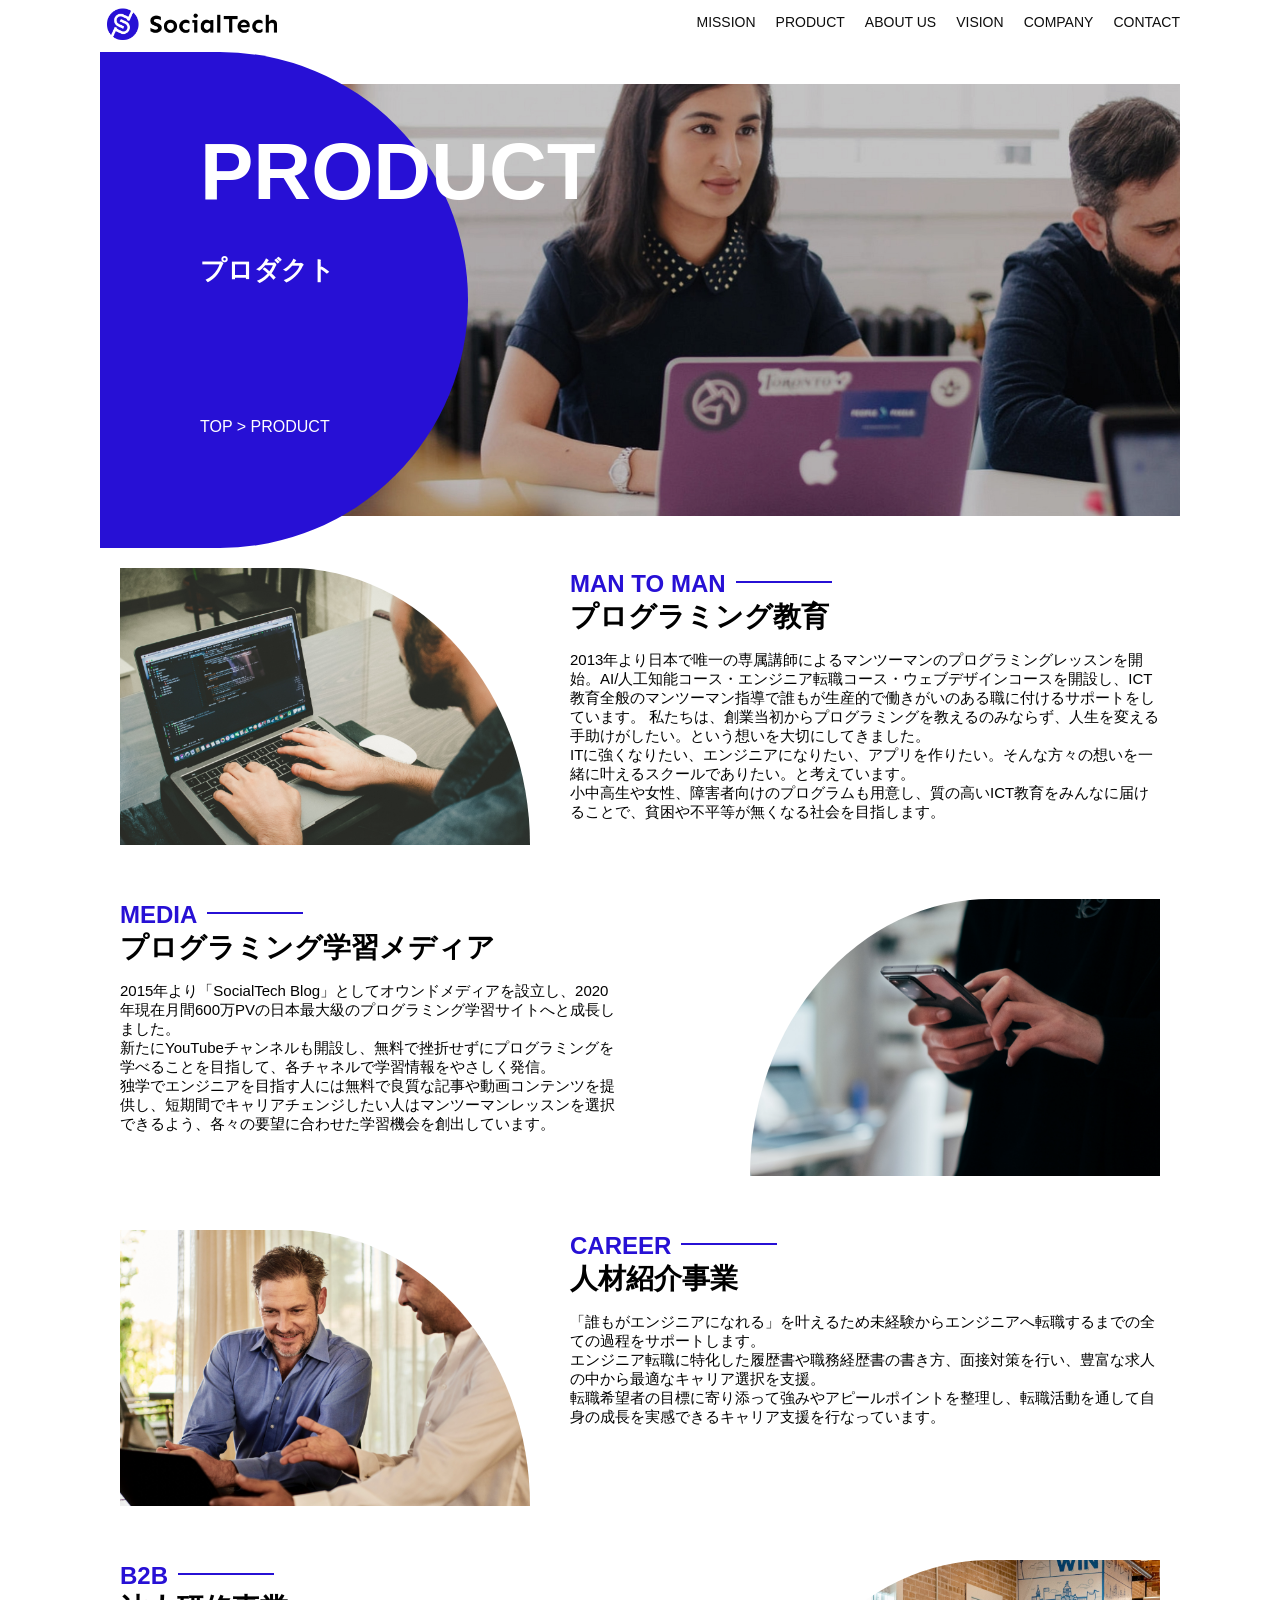
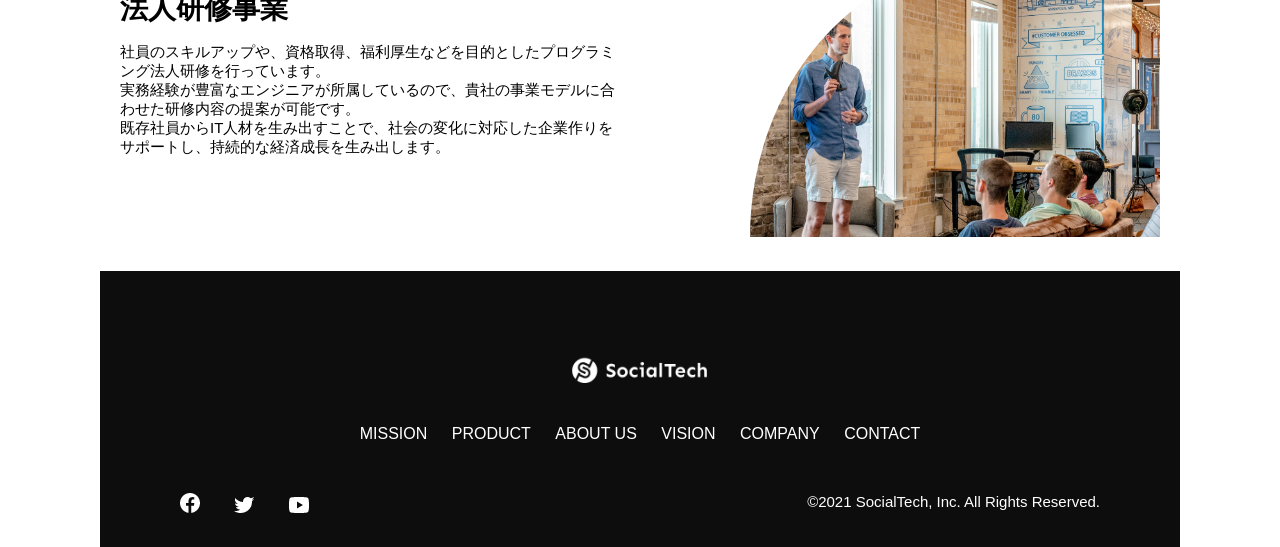
<file: socialtech/product.html>
<!DOCTYPE html>
<html>
  <head>
    <title>SocialTech -PRODUCT プロダクト-</title>
    <meta charset="utf-8">
    <meta name="description" content="SocialTechの4つのプロダクトを紹介します">
    <meta name="viewport" content="width=device-width, initial-scale=1.0">
    <link rel="stylesheet" href="style.css">
  </head>

  <body>
    <!-- ヘッダー -->
    <header>
      <!-- ロゴ -->
      <a href="index.html" id="logo">
        <img src="images/logo.png" alt="トップページに戻る">
      </a>

      <!-- PC用ナビゲーション -->
      <nav id="nav-pc">
        <ul>
          <li><a href="mission.html">MISSION</a></li>
          <li><a href="product.html">PRODUCT</a></li>
          <li><a href="index.html#aboutus">ABOUT US</a></li>
          <li><a href="index.html#vision">VISION</a></li>
          <li><a href="index.html#company">COMPANY</a></li>
          <li><a href="index.html#contact">CONTACT</a></li>
        </ul>
      </nav>

      <!-- スマホ用メニューボタン -->
      <button id="menu-sp" onclick="document.getElementById('nav-sp').style.display = 'block'">
        <img src="images/button-menu.png" alt="ナビゲーションを開く">
      </button>

      <!-- スマホ用ナビゲーション -->
      <div id="nav-sp">
        <button id="close" onclick="document.getElementById('nav-sp').style.display = 'none'">
          <img src="images/button-close.png" alt="ナビゲーションを閉じる">
        </button>

        <nav>
          <ul>
            <li>
              <a id="logo-sp" href="index.html" onclick="document.getElementById('nav-sp').style.display = 'none'"><img src="images/logo-sp.png" alt="トップページに戻る"></a>
            </li>
            <li><a class="menu" href="mission.html" onclick="document.getElementById('nav-sp').style.display = 'none'">MISSION</a></li>
            <li><a class="menu" href="product.html" onclick="document.getElementById('nav-sp').style.display = 'none'">PRODUCT</a></li>
            <li><a class="menu" href="index.html#aboutus" onclick="document.getElementById('nav-sp').style.display = 'none'">ABOUT US</a></li>
            <li><a class="menu" href="index.html#vision" onclick="document.getElementById('nav-sp').style.display = 'none'">VISION</a></li>
            <li><a class="menu" href="index.html#company" onclick="document.getElementById('nav-sp').style.display = 'none'">COMPANY</a></li>
            <li><a class="menu" href="index.html#contact" onclick="document.getElementById('nav-sp').style.display = 'none'">CONTACT</a></li>
          </ul>
        </nav>
        <div id="sns">
          <a href="https://www.facebook.com/sejuku2013">
            <img src="images/button-facebook.png" alt="Facebookのリンク">
          </a>
          <a href="https://twitter.com/samuraijuku">
            <img src="images/button-twitter.png" alt="Twitterのリンク">
          </a>
          <a href="https://www.youtube.com/channel/UCCFOQO5aDK0xXam4cUQXT8g">
            <img src="images/button-youtube.png" alt="YouTubeのリンク">
          </a>
        </div>
      </div>
    </header>

    <main>
      <article>
        <section id="product-main">
          <div class="product-main-inner">
            <div id="product-title">
              <h1>PRODUCT<br><span>プロダクト</span></h1>
              <p>TOP > PRODUCT</p>
            </div>
          </div>
        </section>

        <section class="product-section product-section-left">
          <div class="product-section-img">
            <img src="images/product/product-mantoman.png" alt="PCでコードを書く男性">
          </div>
          <div class="product-read">
            <h2 class="product-h2">MAN TO MAN</h2>
            <h3 class="product-h3">プログラミング教育</h3>
            <p>
              2013年より日本で唯一の専属講師によるマンツーマンのプログラミングレッスンを開始。AI/人工知能コース・エンジニア転職コース・ウェブデザインコースを開設し、ICT教育全般のマンツーマン指導で誰もが生産的で働きがいのある職に付けるサポートをしています。 私たちは、創業当初からプログラミングを教えるのみならず、人生を変える手助けがしたい。という想いを大切にしてきました。<br>ITに強くなりたい、エンジニアになりたい、アプリを作りたい。そんな方々の想いを一緒に叶えるスクールでありたい。と考えています。<br>小中高生や女性、障害者向けのプログラムも用意し、質の高いICT教育をみんなに届けることで、貧困や不平等が無くなる社会を目指します。
            </p>
          </div>
        </section>

        <section class="product-section product-section-right">
          <div class="product-read">
            <h2 class="product-h2">MEDIA</h2>
            <h3 class="product-h3">プログラミング学習メディア</h3>
            <p>2015年より「SocialTech Blog」としてオウンドメディアを設立し、2020年現在月間600万PVの日本最大級のプログラミング学習サイトへと成長しました。<br>新たにYouTubeチャンネルも開設し、無料で挫折せずにプログラミングを学べることを目指して、各チャネルで学習情報をやさしく発信。<br>独学でエンジニアを目指す人には無料で良質な記事や動画コンテンツを提供し、短期間でキャリアチェンジしたい人はマンツーマンレッスンを選択できるよう、各々の要望に合わせた学習機会を創出しています。</p>
          </div>
          <div class="product-section-img">
            <img src="images/product/product-media.png" alt="スマートフォンを操作する人">
          </div>
        </section>

        <section class="product-section product-section-left">
          <div class="product-section-img">
            <img src="images/product/product-career.png" alt="笑顔で話し合う2人の男性">
          </div>
          <div class="product-read">
            <h2 class="product-h2">CAREER</h2>
            <h3 class="product-h3">人材紹介事業</h3>
            <p>「誰もがエンジニアになれる」を叶えるため未経験からエンジニアへ転職するまでの全ての過程をサポートします。<br>エンジニア転職に特化した履歴書や職務経歴書の書き方、面接対策を行い、豊富な求人の中から最適なキャリア選択を支援。<br>転職希望者の目標に寄り添って強みやアピールポイントを整理し、転職活動を通して自身の成長を実感できるキャリア支援を行なっています。<br></p>
          </div>
        </section>

        <section class="product-section product-section-right">
          <div class="product-read">
            <h2 class="product-h2">B2B</h2>
            <h3 class="product-h3">法人研修事業</h3>
            <p>社員のスキルアップや、資格取得、福利厚生などを目的としたプログラミング法人研修を行っています。<br>実務経験が豊富なエンジニアが所属しているので、貴社の事業モデルに合わせた研修内容の提案が可能です。<br>既存社員からIT人材を生み出すことで、社会の変化に対応した企業作りをサポートし、持続的な経済成長を生み出します。</p>
          </div>
          <div class="product-section-img">
            <img src="images/product/product-b2b.png" alt="講演中の男性とそれを聴く人々">
          </div>
        </section>
      </article>
    </main>

    <footer>
      <div id="footer-logo">
        <img src="images/logo-sp.png" alt="SocialTech">
      </div>
      <div id="footer-link">
        <a href="mission.html">MISSION</a>
        <a href="product.html">PRODUCT</a>
        <a href="index.html#aboutus">ABOUT US</a>
        <a href="index.html#vision">VISION</a>
        <a href="index.html#company">COMPANY</a>
        <a href="index.html#contact">CONTACT</a>
      </div>
      <div id="sns-footer">
        <div class="sns-btns">
          <a href="https://www.facebook.com/sejuku2013"><img src="images/button-facebook.png" alt="Facebookのリンク"></a>
          <a href="https://twitter.com/samuraijuku"><img src="images/button-twitter.png" alt="Twitterのリンク"></a>
          <a href="https://www.youtube.com/channel/UCCFOQO5aDK0xXam4cUQXT8g"><img src="images/button-youtube.png" alt="YouTubeのリンク"></a>
        </div>
        <p id="copyright">&copy;2021 SocialTech, Inc. All Rights Reserved.</p>
      </div>
    </footer>
    
  </body>
</html>
</file>
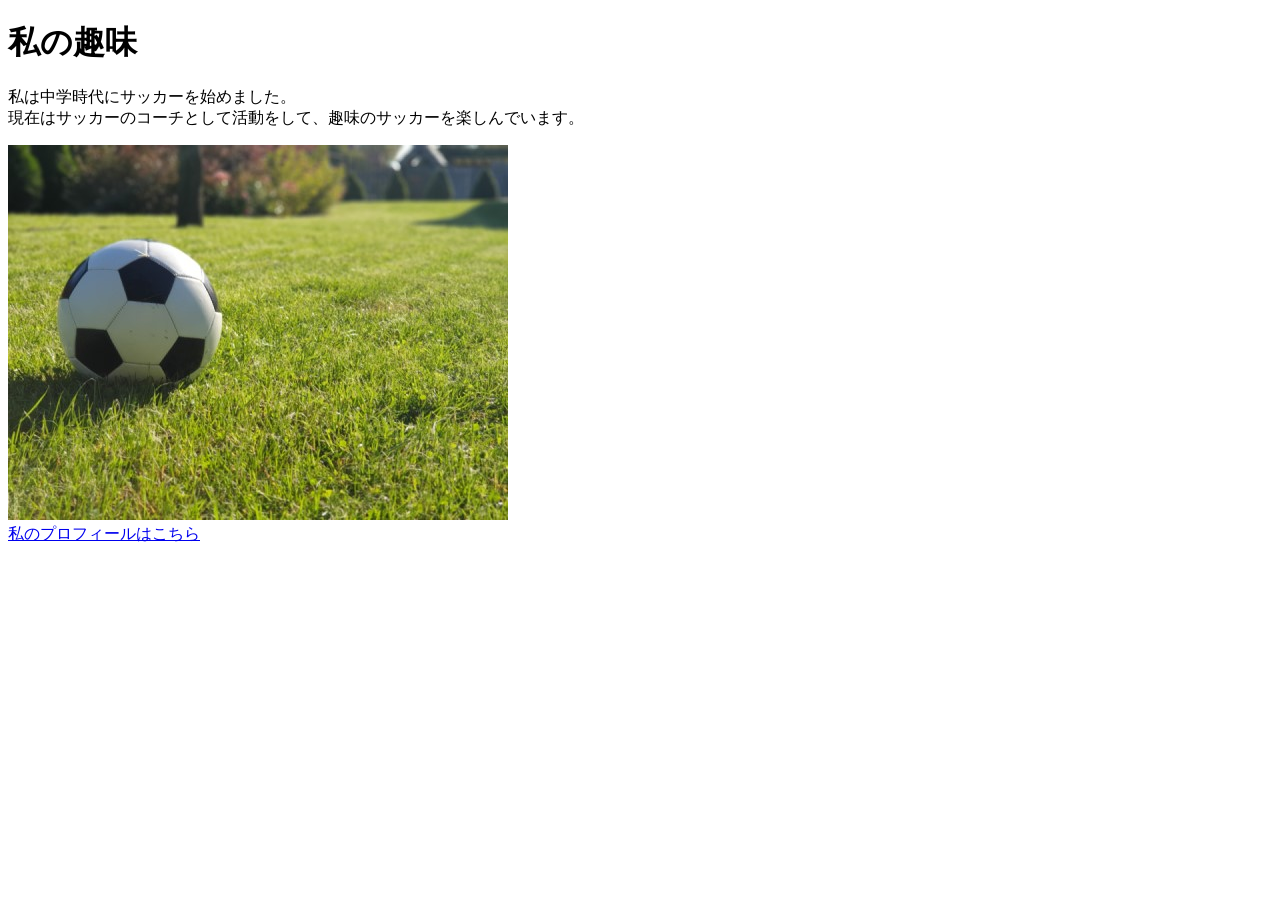
<file: kadai_005/html/＿＿＿＿＿＿＿＿＿.html>
<!DOCTYPE html>
<html>

<head>
    <title>5章課題</title>
    <meta name="description" content="このページは5章の課題です。">
    <meta charset="UTF-8">
</head>

<body>
    <h1>私の趣味</h1>
    <p>私は中学時代にサッカーを始めました。<br>
        現在はサッカーのコーチとして活動をして、趣味のサッカーを楽しんでいます。
    </p>
    <img src="../images/sample.jpg" alt="サッカーボール"><br>
    <a href="https://x.com/samuraijuku">私のプロフィールはこちら</a>
</body>

</html>
</file>
<file: kadai_001/css/style.css>
* {
  box-sizing: border-box;
}

body {
  font-family: "Noto Sans JP", sans-serif;
  font-size: 18px;
}

.header {
  display: flex;
  flex-wrap: wrap;
  justify-content: space-between;
  align-items: center;
  margin: 20px auto;
  max-width: 960px;
}

.header a {
  color: black;
  font-weight: bold;
  text-decoration: none;
}

h1 {
  margin: 0 0 0 20px;
  font-size: 34px;
  border: 1px solid black;
  padding: 0px 20px;
}

.home {
  text-decoration: none;
}

nav .menu {
  display: flex;
}

nav li {
  margin: 0 20px;
  list-style: none;
}

nav a {
  font-size: 34px;
}

h2 {
  padding: 60px 0 40px;
  text-align: center;
  font-size: 34px;
}

p,
li {
  font-size: 18px;
}

img {
  margin: 0 auto;
  width: 100%;
}

.about2 {
  padding: 10px;
  display: flex;
  flex-wrap: wrap;
  align-items: center;
  margin: 20px auto;
  max-width: 960px;
}

.name {
  font-size: 24px;
  font-weight: bold;
}

.circle {
  border-radius: 50%;
  width: 280px;
  height: 280px;
}

.content {
  margin: 0 auto;
  padding: 0 20px;
}

.works2 {
  display: flex;
  flex-wrap: wrap;
  justify-content: center;
  margin: 0 auto;
  max-width: 960px;
}

.item {
  margin: 0 20px;
  padding-bottom: 60px;
  width: 25%;
}

footer p {
  text-align: center;
  padding-bottom: 20px;
}

/* 横幅が767pxまでの場合 */
@media (max-width: 767px) {
  h1 {
    font-size: 28px;
  }

  h2 {
    padding: 30px 0 20px;
    font-size: 28px;
  }

  nav li {
    margin: 0 10px;
  }

  nav a {
    font-size: 21px;
  }

  .item {
    width: 100%;
    text-align: center;
    padding-bottom: 40px;
  }
}
</file>
<file: kadai_013/style.css>
/* PC、スマホ共通スタイル */
body {
  font-family: "Source Sans Pro", "Hiragino Kaku Gothic ProN", Meiryo, Arial,
    sans-serif;
}

p {
  font-size: 15px;
}

#main-visual>img {
  width: 100%;
}


/*================
PC用のスタイル 
=================*/
@media screen and (min-width: 768px) {
  #menu-sp{
    display: none;
  }
  #nav-sp{
    display: none;
  }
  /* 横幅設定 */
  body {
    max-width: 1080px;
    min-width: 960px;
    margin: 0 auto 0 auto;
  }

  /* ヘッダー */
  header {
    display: flex;
    justify-content: space-between;
  }

  /* ナビゲーションのレイアウト */
  #nav-pc {
    text-align: right;
    font-size: 14px;
    padding-top: 15px;
  }

  /* ナビゲーションのリンクの装飾設定 */
  #nav-pc>a {
    text-decoration: none;
    margin-left: 20px;
  }

  #nav-pc>a:link {
    color: #0d0d0d;
  }

  #nav-pc>a:visited {
    color: #0d0d0d;
  }

  #nav-pc>a:hover {
    color: #0d0d0d;
    text-decoration: underline;
  }

  #nav-pc>a:active {
    color: #0d0d0d;
  }
}
/* スマホ用 */
@media screen and (max-width: 767px) {
body {
  min-width: 375px;
  margin: 0;
}

#nav-pc {
  display: none;
}

#menu-sp {
  float: right;
  padding: 0;
}

#nav-sp {
  background-color: #ce933e;
  position: absolute;
  left: 0;
  top: 0;
  height: 100%;
  width: 100%;
  display: none;
  z-index: 100;
}

#nav-sp ul {
  padding-left: 0;
}

#nav-sp li {
  list-style: none;
}

#close {
  position: absolute;
  top: 20px;
  right: 20px;
}

#logo-sp {
  margin: 80px 0 30px 20px;
}

#nav-sp a {
  display: block;
}

#nav-sp a:link {
  color: #ffffff;
}

#nav-sp a:visited {
  color: #ffffff;
}

#nav-sp a:hover {
  color: #ffffff;
  text-decoration: underline;
}

#nav-sp a:active {
  color: #ffffff;
}

#nav-sp .menu {
  text-decoration: none;
  display: block;
  margin: 0 20px;
  height: 44px;
  font-size: 16px;
  background-image: url("images/arrow.png");
  background-repeat: no-repeat;
  background-position: right top;
}
}
</file>
<file: socialtech/style.css>
/* PC、スマホ共通スタイル */
* {
  box-sizing: border-box;
}

p {
  font-size: 15px;
}

body {
  max-width: 1080px;
  margin: 0 auto 0 auto;
  font-family: "Source Sans Pro", "Hiragino Kaku Gothic ProN", Meiryo, Arial, sans-serif;
}
  
/* ヘッダー */
header {
  display: flex;
  justify-content: space-between;
}

/* ナビゲーションのレイアウト */
#nav-pc {
  font-size: 14px;
}

#nav-pc ul {
  display: flex;
  padding-left: 0;
}

#nav-pc li {
  list-style: none;
}

/* ナビゲーションのリンクの装飾設定 */
#nav-pc a {
  text-decoration: none;
  margin-left: 20px;
  color: #0d0d0d;
}

#nav-pc a:hover {
  text-decoration: underline;
}

/* スマホ用ナビを非表示 */
#nav-sp,
#menu-sp {
  display: none;
}

/* メインビジュアル*/
#main-visual {
  position: relative;
  height: 400px;
}

#main-message {
  position: absolute;
  top: 0;
  left: 0;
  background-color: #2710d5;
  color: #ffffff;
  border-radius: 0 0 476px 0;
  max-width: 620px;
  height: 100%;
  width: 100%;
  z-index: 11;
}

#main-message h1 {
  font-size: 60px;
  margin: 100px 0 0 50px;
}

#main-message > p {
  font-size: 28px;
  margin: 0 0 0 50px;
}

#main-visual > img {
  max-width: 620px;
  border-radius: 476px 0 0 0;
  position: absolute;
  top: 0;
  right: 0;
  z-index: 10;
}

/*見出し*/
h2 {
  margin: 40px 0 0 0;
}

h2::after {
  content: url("images/line.png");
  margin-left: 10px;
}

h3 {
  font-size: 27px;
}

/* ミッション */
#mission {
  margin: 80px auto 80px auto;
}

#mission-flex {
  display: flex;
}

#mission-flex > div {
  width: 50%;
  margin: 20px;
}

#mission-photo {
  width: 100%;
}

#s2dgs {
  margin-top: 50px;
  width: 100%;
}

/* プロダクト */
#product {
  background-color: #fafafa;
  margin: 80px 0 80px 0;
  padding: 10px 40px 0px 40px;
}

/* 外枠 */
#product .product-flex {
  margin-top: 40px;
  display: flex;
}

/* 左のカラム */
#product-left {
  width: 50%;
  margin-right: 20px;
}

/* 右のカラム */
#product-right {
  width: 50%;
  margin-left: 20px;
  margin-top: 80px;
}

/* 写真＋説明の枠 */
#product-left > div {
  position: relative;
  height: 480px;
  margin-right: 20px;
}

#product-right > div {
  position: relative;
  height: 480px;
  margin-left: 20px;
}

/* 写真*/
.product-photo {
  width: 100%;
}

/* 説明文の枠 */
.product-explain {
  background-color: #ffffff;
  position: absolute;
  left: 0;
  bottom: 50px;
  margin: 0 40px 0 40px;
  padding: 20px;
  box-shadow: 5px 5px 10px rgba(0, 0, 0, 0.05);
}

/* 説明文の英語 */
.product-explain > span {
  color: #2710d5;
  font-weight: bold;
  font-size: 16px;
  margin: 0px;
}

/* 説明文の見出し */
.product-explain > h3 {
  margin: 5px 0 5px 0;
}

/* 説明文 */
.product-explain > p {
  font-size: 14px;
  margin: 0;
}

/* もっと見るボタン */
#product-more {
  text-align: center;
}

#product-more a {
  position: relative;
  bottom: -42px;
}

/* ABOUT US */
#aboutus {
  margin: 80px auto 80px auto;
}

/* ３つの組織文化と写真を入れる枠 */
#aboutus > div {
  display: flex;
}

/* 写真 */
.culture-img {
  width: 50%;
  align-self: flex-start;
}

.culture-img2 {
  margin-top: 50px;
  width: 100%;
}

/* 3つの組織文化の表 */
.culture-table {
  margin-right: 50px;
}

/* 番号 */
.culture-num {
  font-size: 80px;
  color: #2710d5;
  padding: 0 20px 0 0;
}

/* 見出し */
.culture-table th {
  text-align: left;
  font-size: 28px;
  font-weight: bold;
}

/* 組織文化英語 */
.culture-en {
  color: #2710d5;
  font-size: 24px;
}

/* 説明文 */
.culture-description {
  margin: 0;
}

/* ビジョン */
#vision {
  margin: 80px auto 80px auto;
}

/* セクション内の外枠*/
#vision > div {
  display: flex;
  justify-content: space-between;
  flex-wrap: wrap;
}

/*7つの行動指針の枠*/
.vision-box {
  width: 300px;
  height: 300px;
  margin-bottom: 30px;
  position: relative;
}

.vision-box > img {
  width: 100%;
  position: relative;
  z-index: 30;
}

.vision-box > div {
  position: absolute;
  top: 0;
  left: 0;
  z-index: 31;
  margin-right: 20px;
}

.vision-box > div > h4 {
  color: #2710d5;
  font-size: 19px;
  margin: 80px 0 0 0;
}

.vision-box > div > h4::first-letter {
  font-size: 40px;
}

.vision-box > div > h5 {
  font-size: 20px;
  margin: 0 0 0 0;
}

.vision-box > div > p {
  margin: 10px 0 0 0;
}

/*会社概要*/
#company {
  margin: 80px auto 80px auto;
}

#company-table {
  width: 100%;
}

.tableheader {
  text-align: left;
  padding: 20px;
  border-bottom-color: #2710d5;
  border-bottom-width: 1px;
  border-bottom-style: solid;
  width: 100px;
}

.tableheader-first {
  border-top-color: #2710d5;
  border-top-width: 1px;
  border-top-style: solid;
}

.cell {
  padding: 30px;
  border-bottom-color: #ececec;
  border-bottom-width: 1px;
  border-bottom-style: solid;
}

.cell-first {
  border-top-color: #ececec;
  border-top-width: 1px;
  border-top-style: solid;
}

#company > iframe {
  width: 100%;
  height: 368px;
  margin-top: 40px;
}

/* お問い合わせ */
#contact {
  margin: 80px auto 80px auto;
}

/* 外枠 */
#contact > form > div {
  display: flex;
  flex-direction: row;
  flex-wrap: wrap;
  padding-bottom: 30px;
}

/* 左列　見出し */
.contact-heading {
  width: 240px;
  align-self: center;
}

/* 見出しのラベル */
.contact-label {
  font-weight: bold;
}

/* 必須 */
.contact-span {
  color: #ce2222;
  margin: 0 0 0 20px;
  font-weight: bold;
}

/* テキストボックス */
.contact-textbox {
  border-top: 0px;
  border-left: 0px;
  border-right: 0px;
  border-bottom-width: 1px;
  border-bottom-color: #707070;
  border-style: solid;
  background-color: #fafafa;
  height: 56px;
  width: 400px;
}

/* お問い合わせ内容のテキストエリア */
.contact-textarea {
  border-top: 0px;
  border-left: 0px;
  border-right: 0px;
  border-bottom-width: 1px;
  border-bottom-color: #707070;
  background-color: #fafafa;
  width: 400px;
  height: 200px;
}

/* 個人情報の取り扱い */
#contact dt {
  font-weight: bold;
}

#contact dd {
  margin: 0 0 16px 0;
}

#contact dd p {
  margin: 0;
}

#contact dd ul {
  padding-left: 0;
}

#contact dd li {
  margin-bottom: 0;
  list-style: none;
}

/* フッター */
footer {
  background-color: #0d0d0d;
  text-align: center;
  padding: 80px 80px 30px 80px;
}

#footer-logo {
  margin-bottom: 30px;
}

#footer-link {
  margin-bottom: 50px;
}

#footer-link > a {
  text-decoration: none;
  margin: 10px;
  color: #ffffff;
}

#footer-link > a:hover {
  text-decoration: underline;
}

#sns-footer {
  display: flex;
  justify-content: space-between;
}

#sns-footer a {
  margin-right: 30px;
}

#copyright {
  color: #ffffff;
  margin: 0;
}

/* mission.html用スタイル */
/* ミッションのメインビジュアル */
.mission-main-inner {
  background-image: url("images/mission/mission-main.png");
  background-repeat: no-repeat;
  background-position-y: center;
}

#mission-title {
  background-color: #2710d5;
  width: 368px;
  color: #ffffff;
  height: 496px;
  border-radius: 0 248px 248px 0;
  position: relative;
}

#mission-title h1 {
  position: absolute;
  top: 0;
  left: 100px;
  font-size: 80px;
  line-height: 1;
}

#mission-title h1 span {
  font-size: 26px;
}

#mission-title > p {
  position: absolute;
  top: 350px;
  left: 100px;
  font-size: 16px;
}

/* ミッションページ　S2DGSの設定 */
#mission-s2dgs {
  padding: 20px;
}

.mission-h2 {
  color: #2710d5;
  font-size: 40px;
}

.mission-h2::after {
  content: none;
}

/* ミッションページ　5つのゴールの設定 */
#mission-five-goals {
  padding: 20px;
  display: flex;
}

#mission-five-goals .five-goals-image {
  width: 30%;
  padding: 20px;
}

#mission-five-goals .five-goals-image img {
  width: 100%;
}

#mission-five-goals .five-goals-read {
  width: 70%;
  padding: 20px;
}

#mission-five-goals .five-goals-read > div {
  margin-bottom: 40px;
}

.fivegoals-image-right {
  float: right;
  margin: 20px;
}

.fivegoals-image-left {
  float: left;
  margin: 20px;
}

.fivegoals-number {
  color: #2710d5;
  font-size: 48px;
  font-weight: bold;
  margin: 0;
}

.fivegoals-h3 {
  font-size: 28px;
  margin: 0;
}

.fivegoals-p {
  margin: 0;
}

/* プロダクトページ */
.product-main-inner {
  background-image: url("images/product/product-main.png");
  background-repeat: no-repeat;
  background-position-y: center;
}

#product-title {
  background-color: #2710d5;
  width: 368px;
  color: #ffffff;
  height: 496px;
  border-radius: 0 248px 248px 0;
  position: relative;
}

#product-title h1 {
  position: absolute;
  top: 0;
  left: 100px;
  font-size: 80px;
  line-height: 1;
}

#product-title h1 span {
  font-size: 26px;
}

#product-title > p {
  position: absolute;
  top: 350px;
  left: 100px;
  font-size: 16px;
}

/* セクション */
.product-section {
  display: flex;
  padding: 20px 20px 0;
}

.product-section .product-section-img {
  width: 450px;
}

/* 右が画像のセクション*/
.product-section-left .product-section-img img {
  width: 100%;
  padding: 0 40px 30px 0;
  border-radius: 0 432px 0 0;
}

.product-section-left .product-read {
  width: 50%;
  flex-grow: 1;
}

.product-section-left .product-read p {
  margin-bottom: 0;
}

/* 右が画像のセクション*/
.product-section-right {
  justify-content: space-between;
}

.product-section-right .product-section-img img {
  width: 100%;
  padding: 0 0 30px 40px;
  border-radius: 432px 0 0 0;
}

.product-section-right .product-read {
  width: 500px;
}

.product-h2 {
  color: #2710d5;
  font-size: 24px;
  margin: 0;
}

.product-h3 {
  font-size: 28px;
  margin: 0;
}

/*====================
 スマートフォン用のスタイル
=====================*/
@media screen and (max-width: 767px) {
  /* PC用ナビゲーション非表示 */
  #nav-pc {
    display: none;
  }

  /* ハンバーガーメニュー */
  #menu-sp {
    display: block;
    background-color: transparent;
    float: right;
    padding: 0;
    border: none;
  }

  /* スマホ用ナビゲーションの表示切替*/
  /* 初期状態、レイアウトと非表示設定 */
  #nav-sp {
    background-color: #2710d5;
    position: fixed;
    left: 0;
    top: 0;
    height: 100%;
    width: 100%;
    display: none;
    z-index: 100;
  }

  /* ×ボタン */
  #close {
    position: absolute;
    top: 20px;
    right: 20px;
    background-color: transparent;
    border: none;
  }

  #nav-sp nav ul {
    padding-left: 0;
  }

  #nav-sp nav li {
    list-style: none;
  }

  /* ナビゲーションメニュー用ロゴ */
  #logo-sp {
    margin: 80px 0 30px 20px;
  }

  /* ナビゲーションのリンクの装飾設定 */
  #nav-sp nav a {
    display: block;
    color: #ffffff;
  }

  #nav-sp nav a:hover {
    text-decoration: underline;
  }

  #nav-sp .menu {
    text-decoration: none;
    margin: 0 20px 0 20px;
    height: 44px;
    font-size: 16px;
    background-image: url("images/arrow.png");
    background-repeat: no-repeat;
    background-position: right top;
  }

  #sns {
    position: absolute;
    bottom: 20px;
    left: 20px;
  }

  #sns > a {
    margin-right: 30px;
  }

  /* メインビジュアル */
  #main-visual {
    position: relative;
    height: 470px;
  }

  #main-visual > div {
    text-align: center;
    height: 280px;
  }

  #main-visual h1 {
    font-size: 28px;
    margin: 90px 0 0 0;
  }

  #main-visual > div > p {
    margin: 0;
    font-size: 15px;
  }

  #main-visual > img {
    width: 100%;
    border-radius: 476px 0 0 0;
    top: auto;
    bottom: 0;
  }

  /*見出し*/
  h2 {
    margin: 15px 0 15px 0;
  }
  
  h3 {
    font-size: 24px;
    margin: 10px 0 0 0;
  }

  /* ミッション */
  #mission {
    margin: 20px 0 20px 0;
    padding: 0 20px 0 20px;
  }

  #mission-flex {
    flex-direction: column;
  }

  #mission-flex > div {
  width: 100%;
  margin: 0;
}

  /* プロダクト */
  #product {
    margin: 0;
    padding: 10px 20px 0 20px;
  }

  /* 外枠 */
  #product .product-flex {
    flex-direction: column;
    margin-top: 0;
  }

  /* 左右のカラム　スマホでは縦並び */
  #product-left,
  #product-right {
    width: 100%;;
    margin: 0;
  }

  /* 写真＋説明の枠 */
  #product-left > div,
  #product-right > div {
    height: auto;
    margin: 0;
  }

  /* 説明文の枠 */
  .product-explain {
    position: relative;
    margin: 0;
  }

  .product-explain > h3 {
    margin: 10px 0 10px 0;
    font-size: 24px;
  }

  /* もっと見るボタン */
  #product-more {
    text-align: left;
  }

  /* ABOUT US */
  #aboutus {
    margin: 80px 20px 80px 20px;
  }

  #aboutus > div {
    flex-direction: column;
  }

  .culture-table th {
    font-size: 16px;
  }

  .culture-table {
    margin-right: 0;
    padding-right: 20px;
    order: 2;
  }

  .culture-img {
    width: 100%;
    order: 1;
  }

  .culture-img2 {
    margin-top: 0;
  }

  .culture-num {
    padding: 0;
  }

  .culture-description {
    margin: 0;
  }

  /* ビジョン */
  #vision {
    margin: 80px 20px 80px 20px;
  }

  .vision-box > img {
    position: absolute;
    top: 0;
    left: 0;
  }

  .vision-box > div > h4 {
    margin: 60px 0 0 0;
  }

  /*会社概要*/
  #company {
    margin: 0 20px 0 20px;
  }

  #company > h3 {
    margin-bottom: 20px;
  }

  .tableheader {
    width: 50px;
  }

  .cell {
    padding: 20px;
  }

  #company > iframe {
    height: 240px;
  }

  /* お問い合わせ */
  #contact {
    margin: 80px 20px 80px 20px;
  }

  #contact > h3 {
    margin-bottom: 20px;
  }

  #contact > form > div {
    flex-direction: column;
    margin-bottom: 20px;
  }

  .contact-heading {
    align-self: auto;
    margin-bottom: 20px;
  }

  .contact-textbox {
    min-width: 300px;
    width: 100%;
  }

  .contact-textarea {
    height: 150px;
    width: 100%;
  }

  .radiobutton {
    margin-bottom: 20px;
  }

  /* フッター */
  footer {
    padding: 30px 20px 50px 20px;
    text-align: left;
  }

  #footer-link > a {
    margin: 0 20px 30px 0;
    display: block;
    background-image: url("images/arrow.png");
    background-repeat: no-repeat;
    background-position: right top;
  }

  #footer-link > a:hover {
    text-decoration: underline;
  }

  #sns-footer {
    flex-direction: column;
    justify-content: flex-start;
  }

  #copyright {
    font-size: 12px;
    margin-top: 30px;
  }

  /* mission.html用スタイル */
  /* ミッションのメインビジュアル */
  #mission-main {
    height: 256px;
    margin-top: 4%;
    position: relative;
  }

  .mission-main-inner {
    height: 80%;
    background-size: cover;
  }

  #mission-title {
    width: 136px;
    height: 256px;
    position: absolute;
    top: -10%;
  }

  #mission-title h1 {
    left: 20px;
    font-size: 40px;
  }

  #mission-title h1 span {
    font-size: 18px;
  }

  #mission-title > p {
    top: 180px;
    left: 20px;
    font-size: 13px;
  }

  /* ミッションページ　S2DGSの設定 */
  .mission-h2 {
    font-size: 38px;
    margin: 0px;
  }

  .mission-h2::after {
    content: none;
  }

  #mission-s2dgs > img {
    width: 100%;
  }

  /* ミッションページ　5つのゴールの設定 */
  #mission-five-goals {
    flex-direction: column;
  }

  #mission-five-goals > div {
    padding: 0;
  }

  #mission-five-goals .five-goals-image,
  #mission-five-goals .five-goals-read {
    width: 100%;
    padding: 0;
  }

  #mission-five-goals .five-goals-read > div {
    display: flex;
    flex-direction: column;
  }

  .fivegoals-image-right,
  .fivegoals-image-left {
    align-self: center;
  }

  /* プロダクトページ */
  #product-main {
    height: 256px;
    margin-top: 4%;
    position: relative;
  }

  .product-main-inner {
    height: 80%;
    background-size: cover;
  }

  #product-title {
    width: 136px;
    height: 256px;
    position: absolute;
    top: -10%;
  }
  
  #product-title h1 {
    left: 20px;
    font-size: 40px;
  }

  #product-title h1 span {
    font-size: 18px;
  }

  #product-title > p {
    top: 180px;
    left: 20px;
    font-size: 13px;
  }

  /* セクション */
  .product-section {
    flex-direction: column;
  }

  .product-section .product-section-img {
    width: 100%;
  }
  
  .product-section .product-section-img img {
    width: 100%;
    padding: 0;
  }

  /* 右が画像のセクション*/
  .product-section-left .product-section-img img {
    border-radius: 0 300px 0 0;
  }

  .product-section-left .product-read {
    width: 100%;
    flex-grow: 1;
  }

  /* 右が画像のセクション*/
  .product-section-right .product-section-img img {
    order: 1;
    border-radius: 300px 0 0 0;
  }

  .product-section-right .product-read {
    order: 2;
    width: 100%;
  }

}
</file>
<file: kadai_015/style.css>
body {
    font-family: "Arial", "Meiryo", sans-serif;
}

html{
    font-size: 20px
}
body{
    text-align: center;
}

.blue {
    color: skyblue;
}

.pink {
    color: rgb(255, 192, 203);
}

h1{
    letter-spacing: 1.2em;
    font-size: 2rem;
}

h1 {
    font-family: 'Josefin Sans', sans-serif;
    text-decoration: underline 3px rgb(115, 115, 114);
    text-shadow: 1px 1px 2px gray;
}
#basic p {
  font-weight: bold;
}
</file>
<file: kadai_018/style.css>
#top {
    width: 800px;
    background-color: #dcc9f4;
    margin: 20px auto;
}

#top {
    display: flex;
    justify-content: space-around;
}

p {
    text-align: center;
}

.top-child {
    width: 20%;
    background-color: #ffd9df;
}

#middle {
    width: 800px;
    height: 800px;
    margin: 20px auto;
    background-color: #ffd9df;
}

#middle-child01,
#middle-child02,
#middle-child03 {
    width: 200px;
    height: 200px;
    background-color: #87ceeb;
}

#middle {
  position: relative;
}

#middle-child01 {
  position: absolute;
  top: 100px;
  left: 100px;
}

#middle-child02 {
  position: absolute;
  top: 300px;
  left: 300px;
}

#middle-child03 {
  position: absolute;
  top: 500px;
  left: 500px;
}

#bottom {
    width: 800px;
    height: 300px;
    margin: 0 auto;
    background-color: #87ceeb;
}
#bottom-child01,
#bottom-child02,
#bottom-child03{
    width: 400px;
    height: 100px;
    background-color: #e5dcf0;
}
#bottom-child02 {
  position: relative;
  left: 200px;
}

#bottom-child03 {
  position: relative;
  left: 400px;
}
</file>
<file: kadai_022/style.css>
h1 {
    margin: 0px 0px 0px 0px;
    color: rgb(255, 255, 255);
}

p {
    margin: 0px 0px 0px 0px;
    font-size: 20px;
}

body {
    margin: 0px 0px 0px 0px;
}

header {
    margin-bottom: 20px;
    background-color: rgb(244, 79, 79);
    text-align: center;
}

main {
    margin: 10px 10px 10px 10px;
}

h2 {
    font-size: 25px;
    border-bottom: dotted 3px rgb(236, 122, 122);
}

h2::before {
    content: "●";
    color: rgb(239, 111, 139);
}

footer {
    background-color: rgb(244, 79, 79);
    text-align: center;
}

a {
    color: rgb(255, 255, 255);
}

a:hover {
    color: rgb(245, 178, 168);
}

a:visited {
    color: rgb(193, 234, 251);
}

.contents p:nth-of-type(2)::first-letter {
    color: rgb(97, 206, 249);
    font-weight: bold;
}

#parent {
    display: flex;
    justify-content: space-between;
}

.contents {
    border: 3px solid rgb(238, 204, 204);
    text-align: center;
    flex-basis: 25%;
    padding: 10px 15px;
    margin: 20px;
}

.contents img {
    margin: 10px 0;
    width: 70%;
}

@media screen and (max-width: 768px) {
    h2 {
        font-size: 30px;
    }

    p {
        font-size: 25px;
    }

    #parent {
        flex-direction: column;

    }
}
</file>
